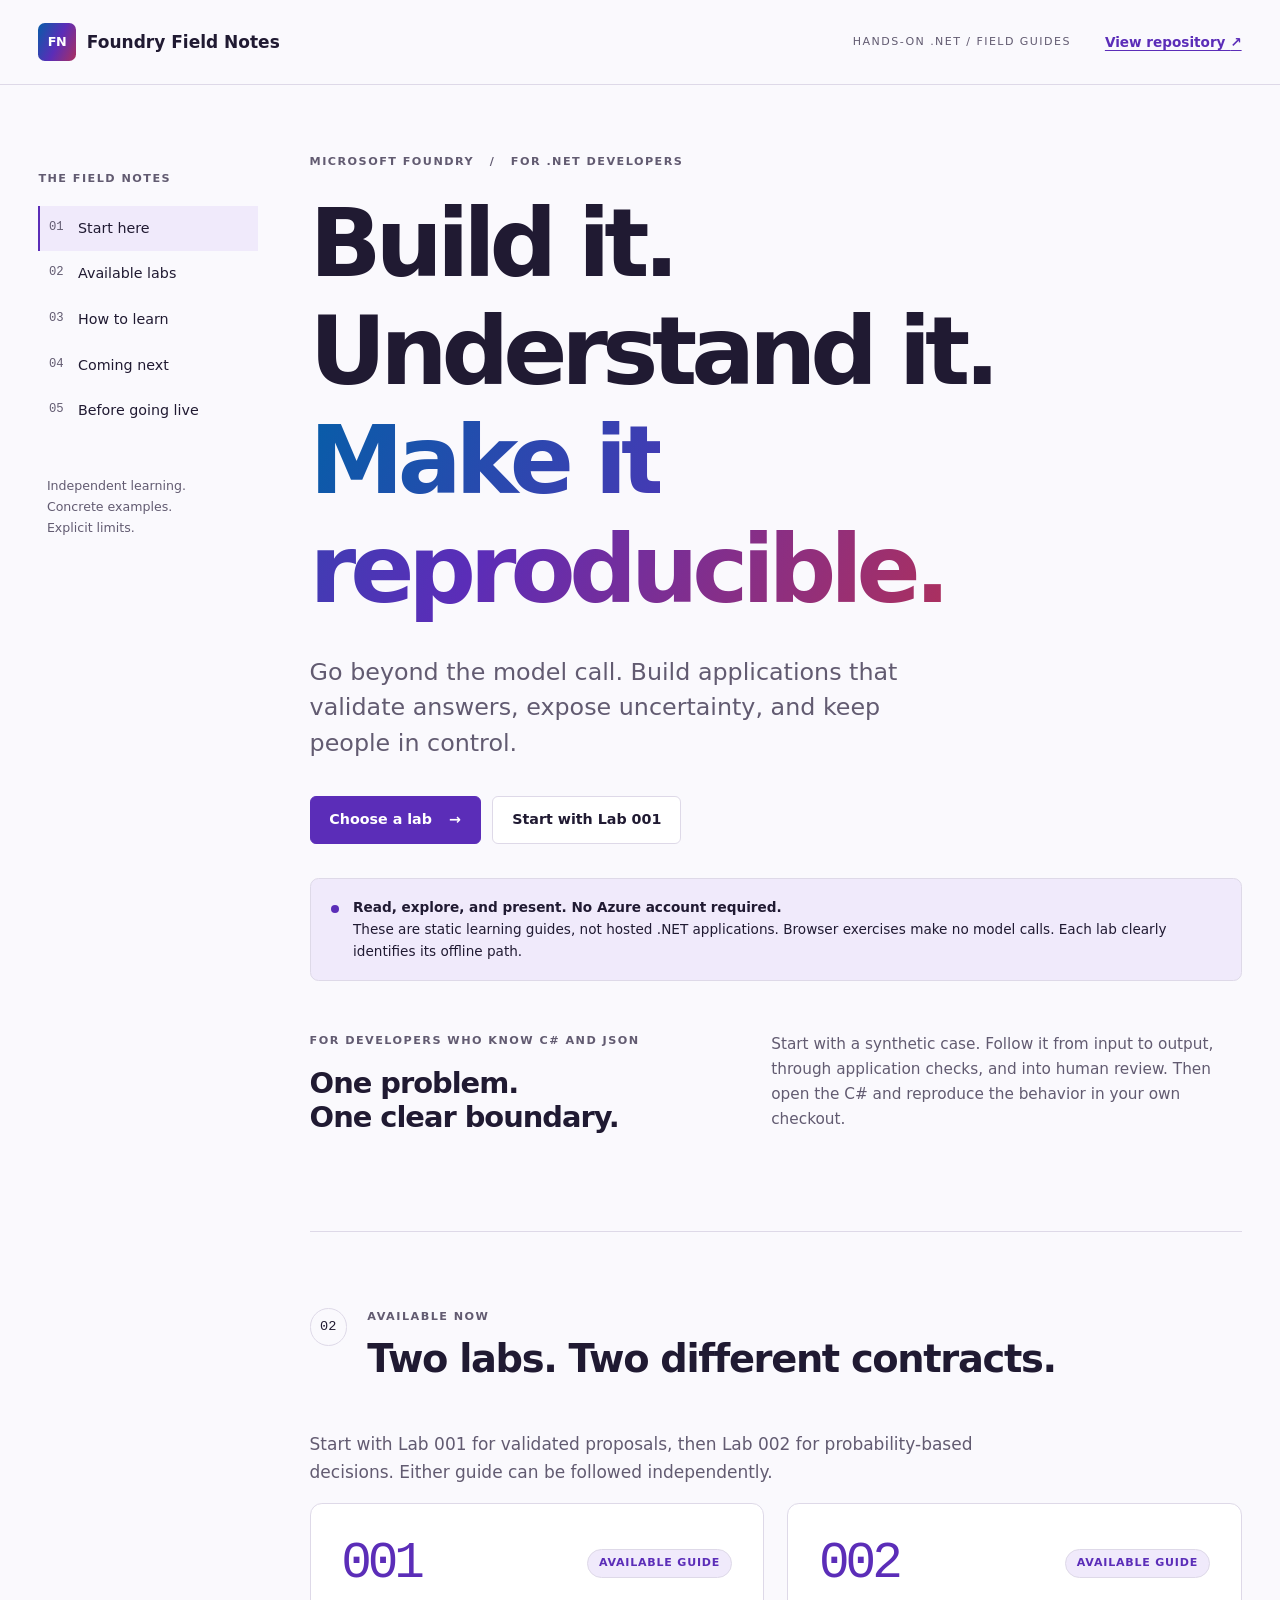
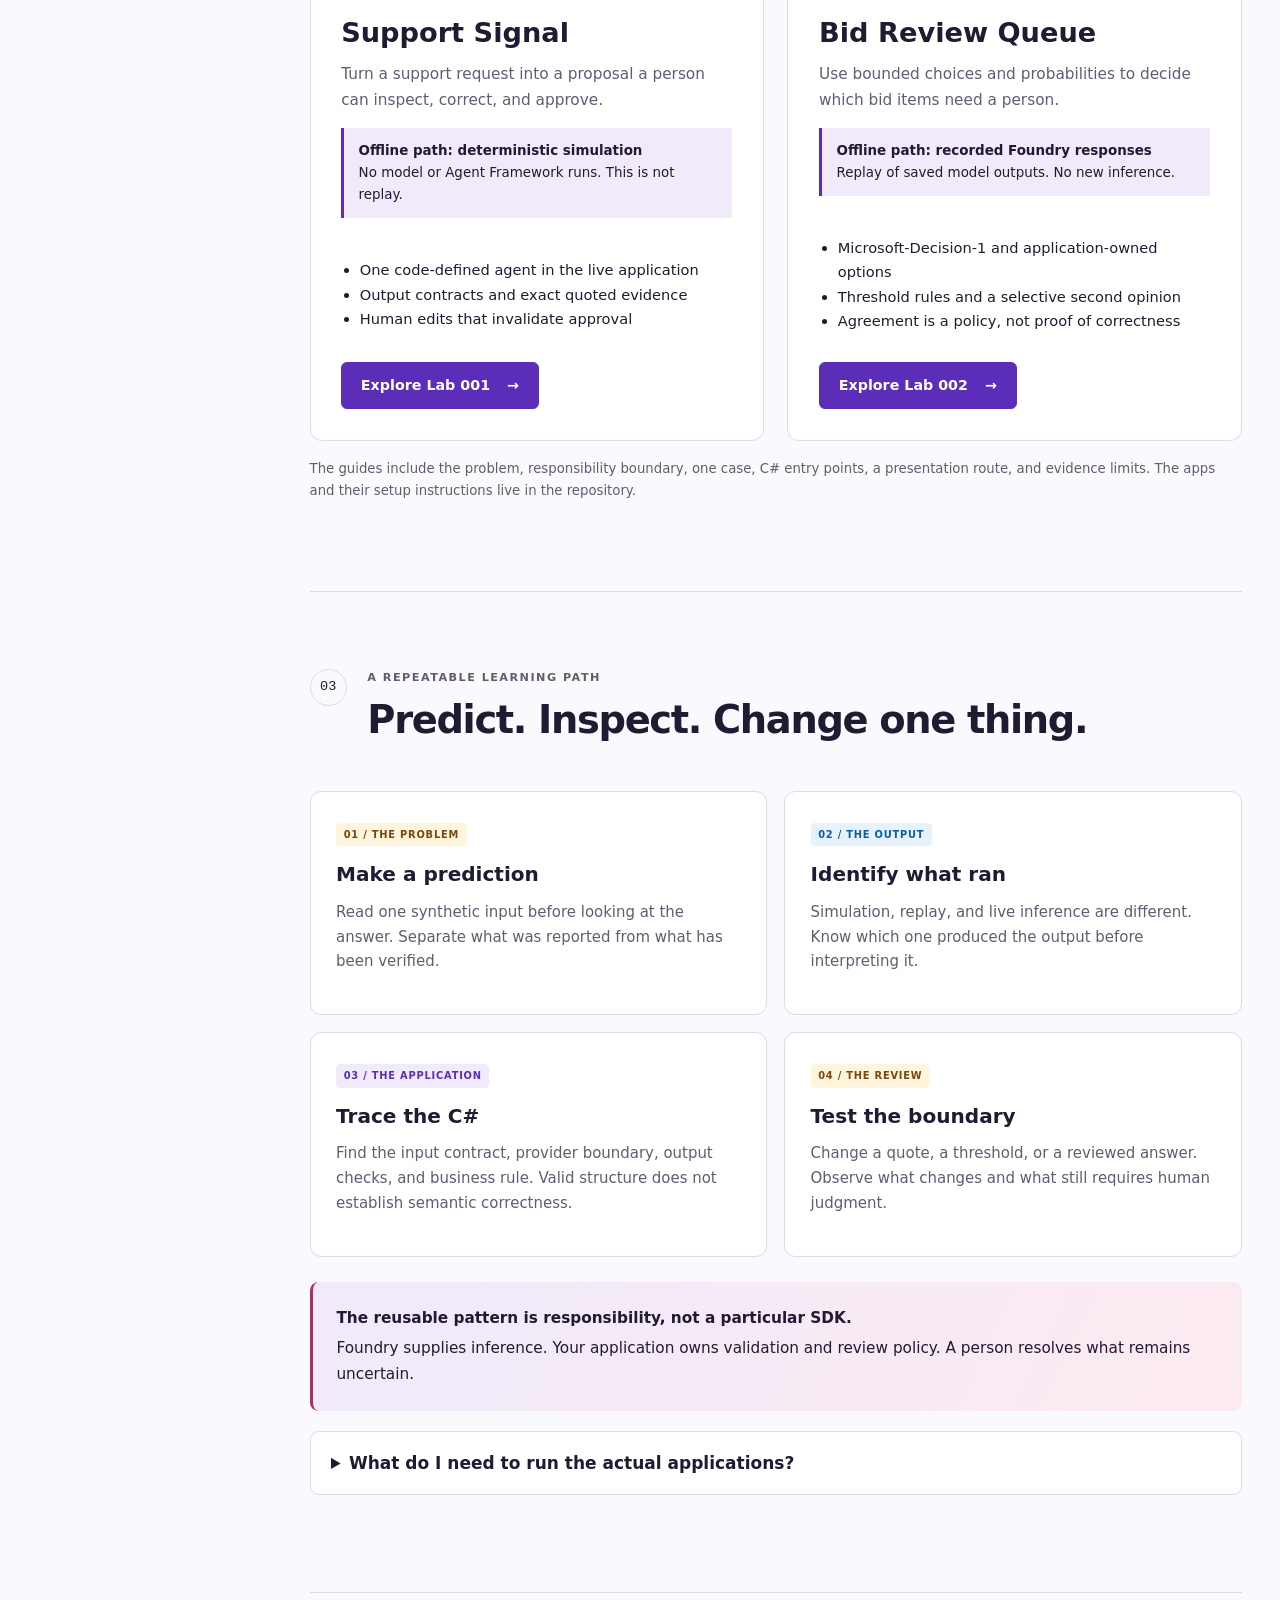
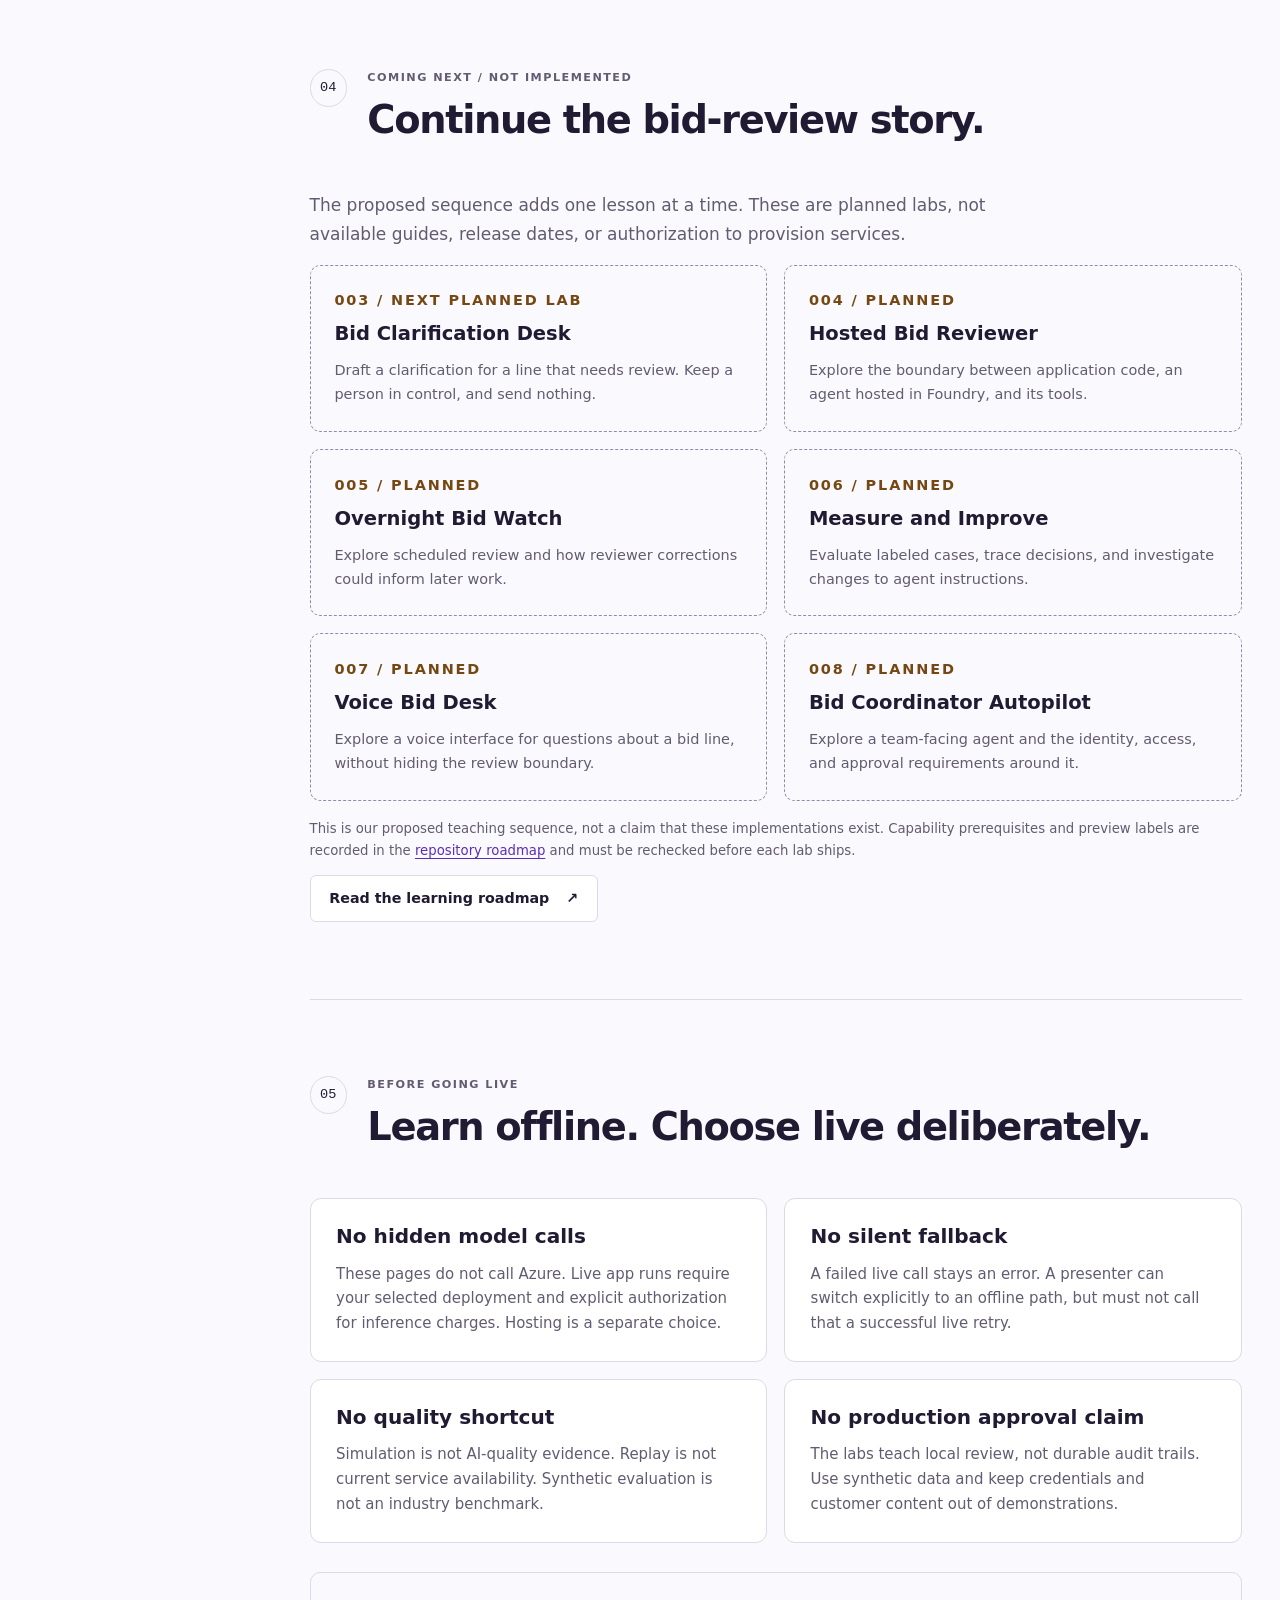
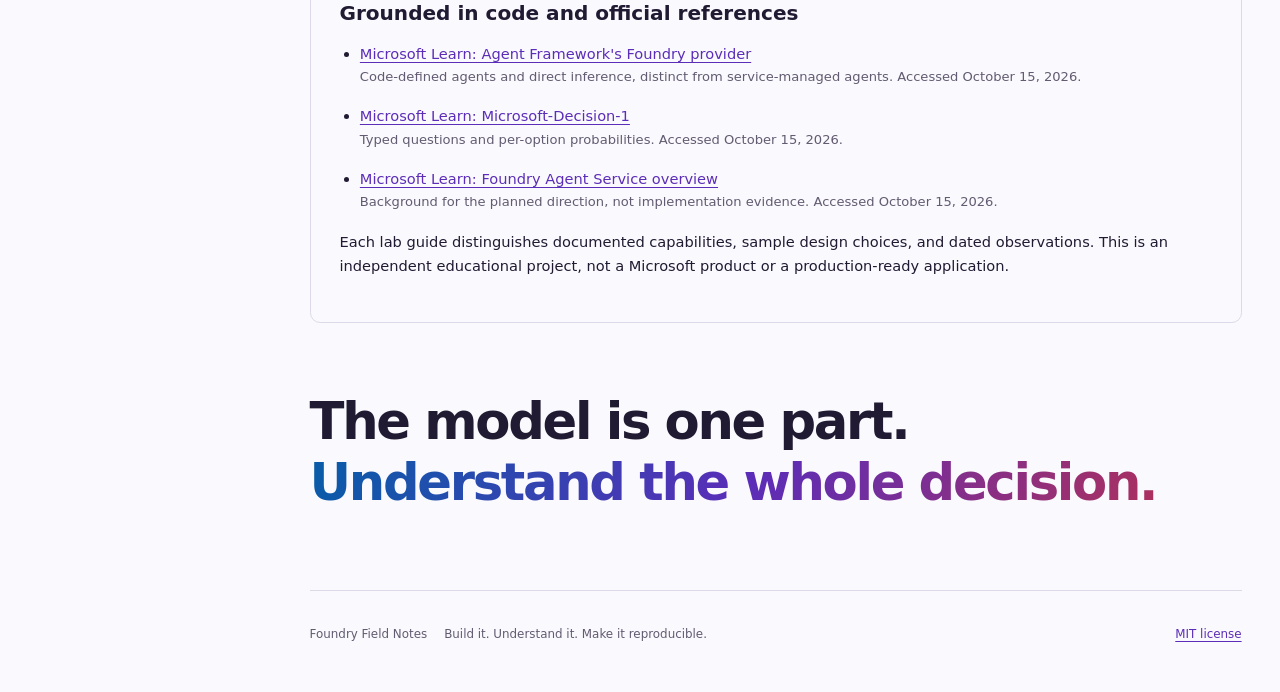
<file: docs/site/index.html>
<!doctype html>
<html lang="en-US">
<head>
  <meta charset="utf-8">
  <meta name="viewport" content="width=device-width, initial-scale=1">
  <meta name="description" content="Hands-on .NET field guides for reviewable AI applications with Microsoft Foundry. Explore two labs without Azure and see what is planned next.">
  <meta http-equiv="Content-Security-Policy" content="default-src 'none'; script-src 'self'; style-src 'self'; img-src 'self'; connect-src 'none'; base-uri 'none'; form-action 'none'">
  <title>Build it. Understand it. | Foundry Field Notes</title>
  <link rel="stylesheet" href="./styles.css">
  <script src="./navigation.js" defer></script>
</head>
<body>
  <a class="skip-link" href="#main">Skip to content</a>
  <header class="site-header">
    <a class="brand" href="./index.html"><span class="brand-mark" aria-hidden="true">FN</span>Foundry Field Notes</a>
    <span class="header-label">HANDS-ON .NET / FIELD GUIDES</span>
    <a href="https://github.com/ppiova/foundry-field-notes-labs">View repository <span aria-hidden="true">&#8599;</span></a>
  </header>
  <div class="page-layout">
    <nav class="chapter-nav" aria-label="Portal sections">
      <p class="eyebrow">THE FIELD NOTES</p>
      <a href="#start"><span>01</span> Start here</a>
      <a href="#labs"><span>02</span> Available labs</a>
      <a href="#approach"><span>03</span> How to learn</a>
      <a href="#next"><span>04</span> Coming next</a>
      <a href="#boundaries"><span>05</span> Before going live</a>
      <p class="nav-note">Independent learning.<br>Concrete examples.<br>Explicit limits.</p>
    </nav>
    <main id="main">
      <section class="hero" id="start" aria-labelledby="hero-title">
        <p class="eyebrow">MICROSOFT FOUNDRY <span class="divider">/</span> FOR .NET DEVELOPERS</p>
        <h1 id="hero-title">Build it.<br>Understand it.<br><em>Make it reproducible.</em></h1>
        <p class="lead">Go beyond the model call. Build applications that validate answers, expose uncertainty, and keep people in control.</p>
        <div class="hero-actions"><a class="button primary" href="#labs">Choose a lab <span aria-hidden="true">&#8594;</span></a><a class="button secondary" href="./labs/001/index.html">Start with Lab 001</a></div>
        <div class="mode-banner"><span class="status-dot" aria-hidden="true"></span><div><strong>Read, explore, and present. No Azure account required.</strong><br>These are static learning guides, not hosted .NET applications. Browser exercises make no model calls. Each lab clearly identifies its offline path.</div></div>
        <div class="problem-grid"><div><p class="eyebrow">FOR DEVELOPERS WHO KNOW C# AND JSON</p><h2>One problem.<br>One clear boundary.</h2></div><p>Start with a synthetic case. Follow it from input to output, through application checks, and into human review. Then open the C# and reproduce the behavior in your own checkout.</p></div>
      </section>

      <section id="labs" aria-labelledby="labs-title">
        <div class="section-heading"><span class="section-number">02</span><div><p class="eyebrow">AVAILABLE NOW</p><h2 id="labs-title">Two labs. Two different contracts.</h2></div></div>
        <p class="catalog-intro">Start with Lab 001 for validated proposals, then Lab 002 for probability-based decisions. Either guide can be followed independently.</p>
        <div class="catalog-grid">
          <article class="lab-card" data-lab="001" data-status="available">
            <div class="card-top"><span class="lab-number">001</span><span class="availability">AVAILABLE GUIDE</span></div>
            <h3>Support Signal</h3>
            <p>Turn a support request into a proposal a person can inspect, correct, and approve.</p>
            <div class="mode-label"><strong>Offline path: deterministic simulation</strong>No model or Agent Framework runs. This is not replay.</div>
            <ul><li>One code-defined agent in the live application</li><li>Output contracts and exact quoted evidence</li><li>Human edits that invalidate approval</li></ul>
            <a class="button primary" href="./labs/001/index.html">Explore Lab 001 <span aria-hidden="true">&#8594;</span></a>
          </article>
          <article class="lab-card" data-lab="002" data-status="available">
            <div class="card-top"><span class="lab-number">002</span><span class="availability">AVAILABLE GUIDE</span></div>
            <h3>Bid Review Queue</h3>
            <p>Use bounded choices and probabilities to decide which bid items need a person.</p>
            <div class="mode-label"><strong>Offline path: recorded Foundry responses</strong>Replay of saved model outputs. No new inference.</div>
            <ul><li>Microsoft-Decision-1 and application-owned options</li><li>Threshold rules and a selective second opinion</li><li>Agreement is a policy, not proof of correctness</li></ul>
            <a class="button primary" href="./labs/002/index.html">Explore Lab 002 <span aria-hidden="true">&#8594;</span></a>
          </article>
        </div>
        <p class="caption">The guides include the problem, responsibility boundary, one case, C# entry points, a presentation route, and evidence limits. The apps and their setup instructions live in the repository.</p>
      </section>

      <section id="approach" aria-labelledby="approach-title">
        <div class="section-heading"><span class="section-number">03</span><div><p class="eyebrow">A REPEATABLE LEARNING PATH</p><h2 id="approach-title">Predict. Inspect. Change one thing.</h2></div></div>
        <div class="flow-grid">
          <article class="flow-card"><span class="owner person">01 / THE PROBLEM</span><h3>Make a prediction</h3><p>Read one synthetic input before looking at the answer. Separate what was reported from what has been verified.</p></article>
          <article class="flow-card"><span class="owner model">02 / THE OUTPUT</span><h3>Identify what ran</h3><p>Simulation, replay, and live inference are different. Know which one produced the output before interpreting it.</p></article>
          <article class="flow-card"><span class="owner app">03 / THE APPLICATION</span><h3>Trace the C#</h3><p>Find the input contract, provider boundary, output checks, and business rule. Valid structure does not establish semantic correctness.</p></article>
          <article class="flow-card"><span class="owner person">04 / THE REVIEW</span><h3>Test the boundary</h3><p>Change a quote, a threshold, or a reviewed answer. Observe what changes and what still requires human judgment.</p></article>
        </div>
        <aside class="takeaway"><strong>The reusable pattern is responsibility, not a particular SDK.</strong> Foundry supplies inference. Your application owns validation and review policy. A person resolves what remains uncertain.</aside>
        <details><summary>What do I need to run the actual applications?</summary><p>The website itself needs only a browser. The .NET apps need Git, PowerShell 7, and the exact SDK in <code>global.json</code>: <strong>.NET 11 RC1</strong>. The Lab 001 Foundry connector and Lab 002 decision model are treated as preview in this snapshot.</p><pre tabindex="0" aria-label="PowerShell offline startup commands"><code>.\scripts\Test-Prerequisites.ps1
.\Start-Demo.ps1 -Lab 1 -Offline
# Or, in a separate terminal:
.\Start-Demo.ps1 -Lab 2 -Offline</code></pre><p>Lab 001 opens at <code>http://localhost:5187</code>; Lab 002 at <code>http://localhost:5190</code>. Package restore can require internet even in offline mode. Stop each server with Ctrl+C.</p><a href="https://github.com/ppiova/foundry-field-notes-labs#quickstart">Full prerequisites and quickstart</a></details>
      </section>

      <section id="next" aria-labelledby="next-title">
        <div class="section-heading"><span class="section-number">04</span><div><p class="eyebrow">COMING NEXT / NOT IMPLEMENTED</p><h2 id="next-title">Continue the bid-review story.</h2></div></div>
        <p class="catalog-intro">The proposed sequence adds one lesson at a time. These are planned labs, not available guides, release dates, or authorization to provision services.</p>
        <div class="roadmap-grid">
          <article class="roadmap-card" data-lab="003" data-status="planned"><p class="eyebrow">003 / NEXT PLANNED LAB</p><h3>Bid Clarification Desk</h3><p>Draft a clarification for a line that needs review. Keep a person in control, and send nothing.</p></article>
          <article class="roadmap-card" data-lab="004" data-status="planned"><p class="eyebrow">004 / PLANNED</p><h3>Hosted Bid Reviewer</h3><p>Explore the boundary between application code, an agent hosted in Foundry, and its tools.</p></article>
          <article class="roadmap-card" data-lab="005" data-status="planned"><p class="eyebrow">005 / PLANNED</p><h3>Overnight Bid Watch</h3><p>Explore scheduled review and how reviewer corrections could inform later work.</p></article>
          <article class="roadmap-card" data-lab="006" data-status="planned"><p class="eyebrow">006 / PLANNED</p><h3>Measure and Improve</h3><p>Evaluate labeled cases, trace decisions, and investigate changes to agent instructions.</p></article>
          <article class="roadmap-card" data-lab="007" data-status="planned"><p class="eyebrow">007 / PLANNED</p><h3>Voice Bid Desk</h3><p>Explore a voice interface for questions about a bid line, without hiding the review boundary.</p></article>
          <article class="roadmap-card" data-lab="008" data-status="planned"><p class="eyebrow">008 / PLANNED</p><h3>Bid Coordinator Autopilot</h3><p>Explore a team-facing agent and the identity, access, and approval requirements around it.</p></article>
        </div>
        <p class="caption">This is our proposed teaching sequence, not a claim that these implementations exist. Capability prerequisites and preview labels are recorded in the <a href="https://github.com/ppiova/foundry-field-notes-labs#coming-soon">repository roadmap</a> and must be rechecked before each lab ships.</p>
        <a class="button secondary" href="https://github.com/ppiova/foundry-field-notes-labs/blob/main/docs/learning-roadmap.md">Read the learning roadmap <span aria-hidden="true">&#8599;</span></a>
      </section>

      <section id="boundaries" aria-labelledby="boundaries-title">
        <div class="section-heading"><span class="section-number">05</span><div><p class="eyebrow">BEFORE GOING LIVE</p><h2 id="boundaries-title">Learn offline. Choose live deliberately.</h2></div></div>
        <div class="limits-grid">
          <article><h3>No hidden model calls</h3><p>These pages do not call Azure. Live app runs require your selected deployment and explicit authorization for inference charges. Hosting is a separate choice.</p></article>
          <article><h3>No silent fallback</h3><p>A failed live call stays an error. A presenter can switch explicitly to an offline path, but must not call that a successful live retry.</p></article>
          <article><h3>No quality shortcut</h3><p>Simulation is not AI-quality evidence. Replay is not current service availability. Synthetic evaluation is not an industry benchmark.</p></article>
          <article><h3>No production approval claim</h3><p>The labs teach local review, not durable audit trails. Use synthetic data and keep credentials and customer content out of demonstrations.</p></article>
        </div>
        <div class="source-panel"><h3>Grounded in code and official references</h3><ul>
          <li><a href="https://learn.microsoft.com/en-us/agent-framework/integrations/by-component/model-providers/microsoft-foundry?wt.mc_id=AI-MVP-5004753">Microsoft Learn: Agent Framework's Foundry provider</a><span>Code-defined agents and direct inference, distinct from service-managed agents. Accessed October 15, 2026.</span></li>
          <li><a href="https://learn.microsoft.com/en-us/azure/foundry/foundry-models/how-to/use-foundry-models-microsoft-decision?wt.mc_id=AI-MVP-5004753">Microsoft Learn: Microsoft-Decision-1</a><span>Typed questions and per-option probabilities. Accessed October 15, 2026.</span></li>
          <li><a href="https://learn.microsoft.com/en-us/azure/foundry/agents/overview?wt.mc_id=AI-MVP-5004753">Microsoft Learn: Foundry Agent Service overview</a><span>Background for the planned direction, not implementation evidence. Accessed October 15, 2026.</span></li>
        </ul><p>Each lab guide distinguishes documented capabilities, sample design choices, and dated observations. This is an independent educational project, not a Microsoft product or a production-ready application.</p></div>
        <p class="closing">The model is one part.<br><em>Understand the whole decision.</em></p>
      </section>
      <footer><span>Foundry Field Notes</span><p>Build it. Understand it. Make it reproducible.</p><a href="https://github.com/ppiova/foundry-field-notes-labs/blob/main/LICENSE">MIT license</a></footer>
    </main>
  </div>
</body>
</html>
</file>
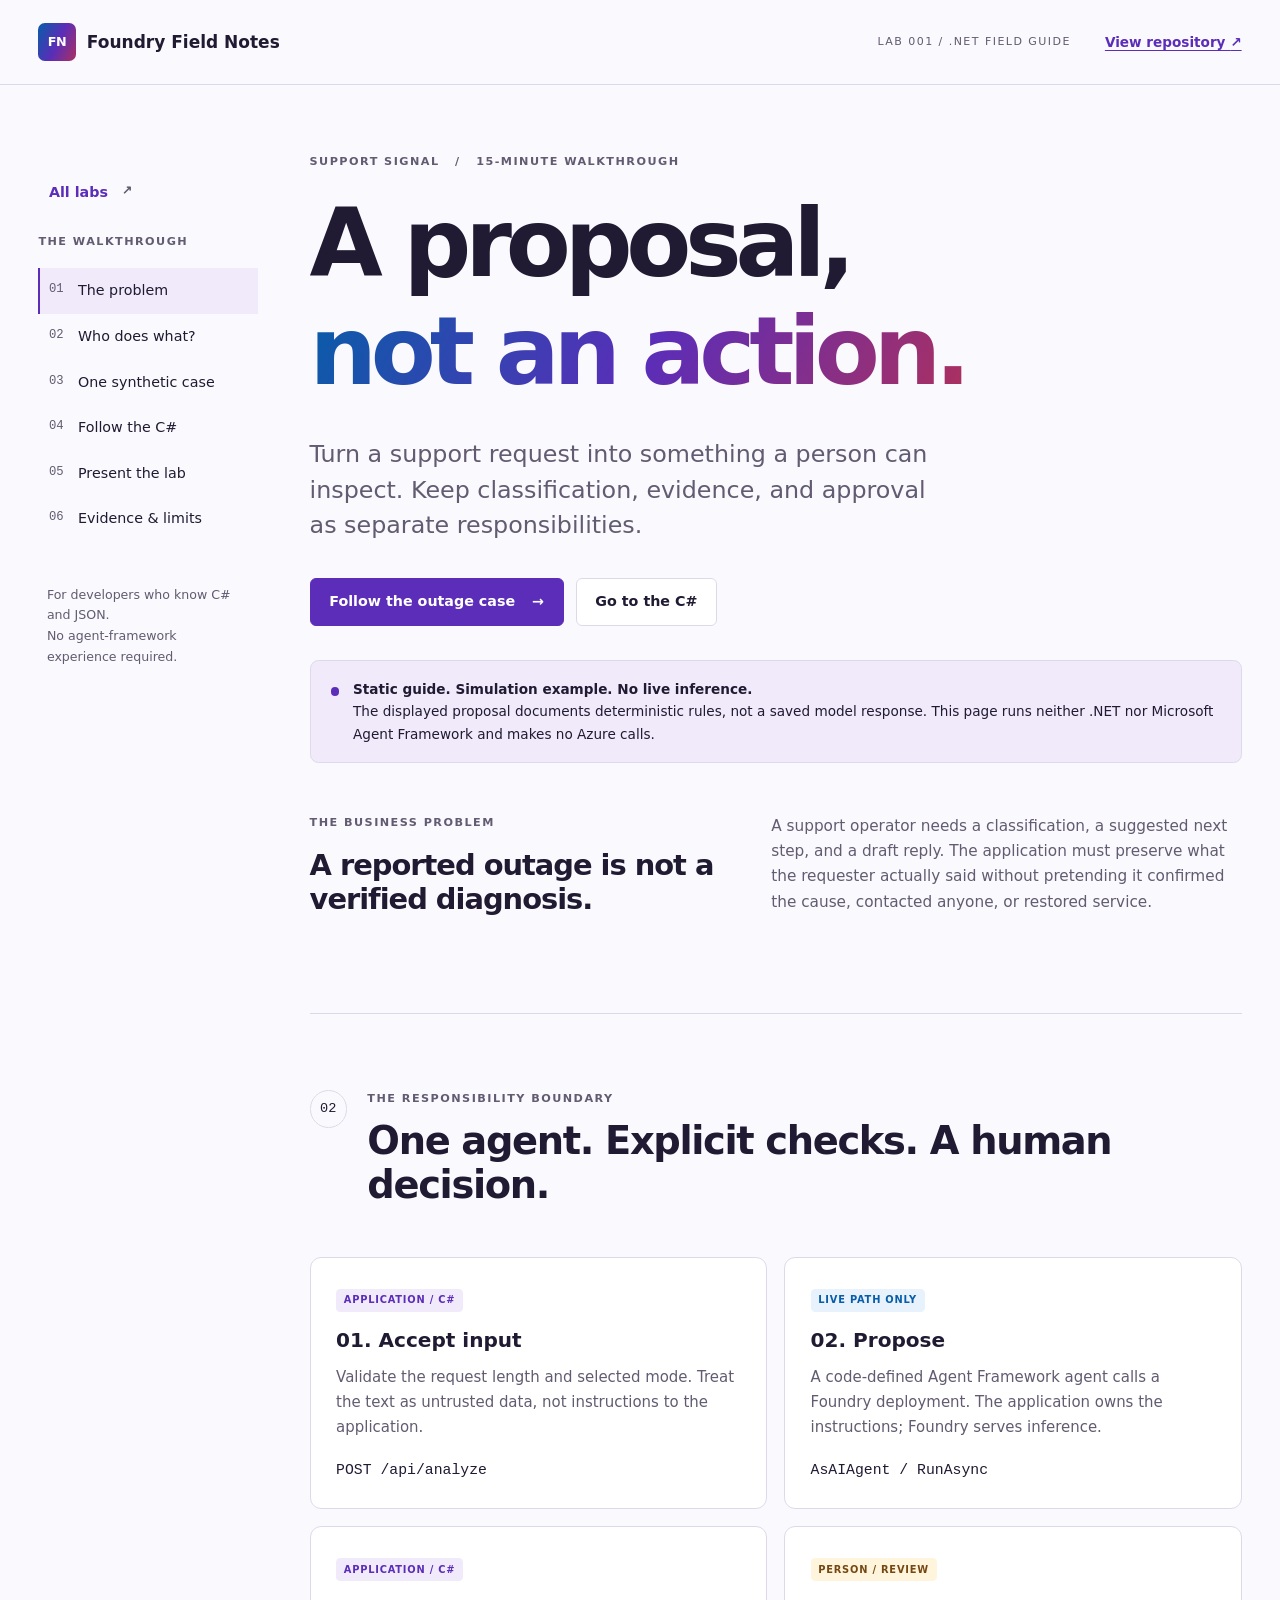
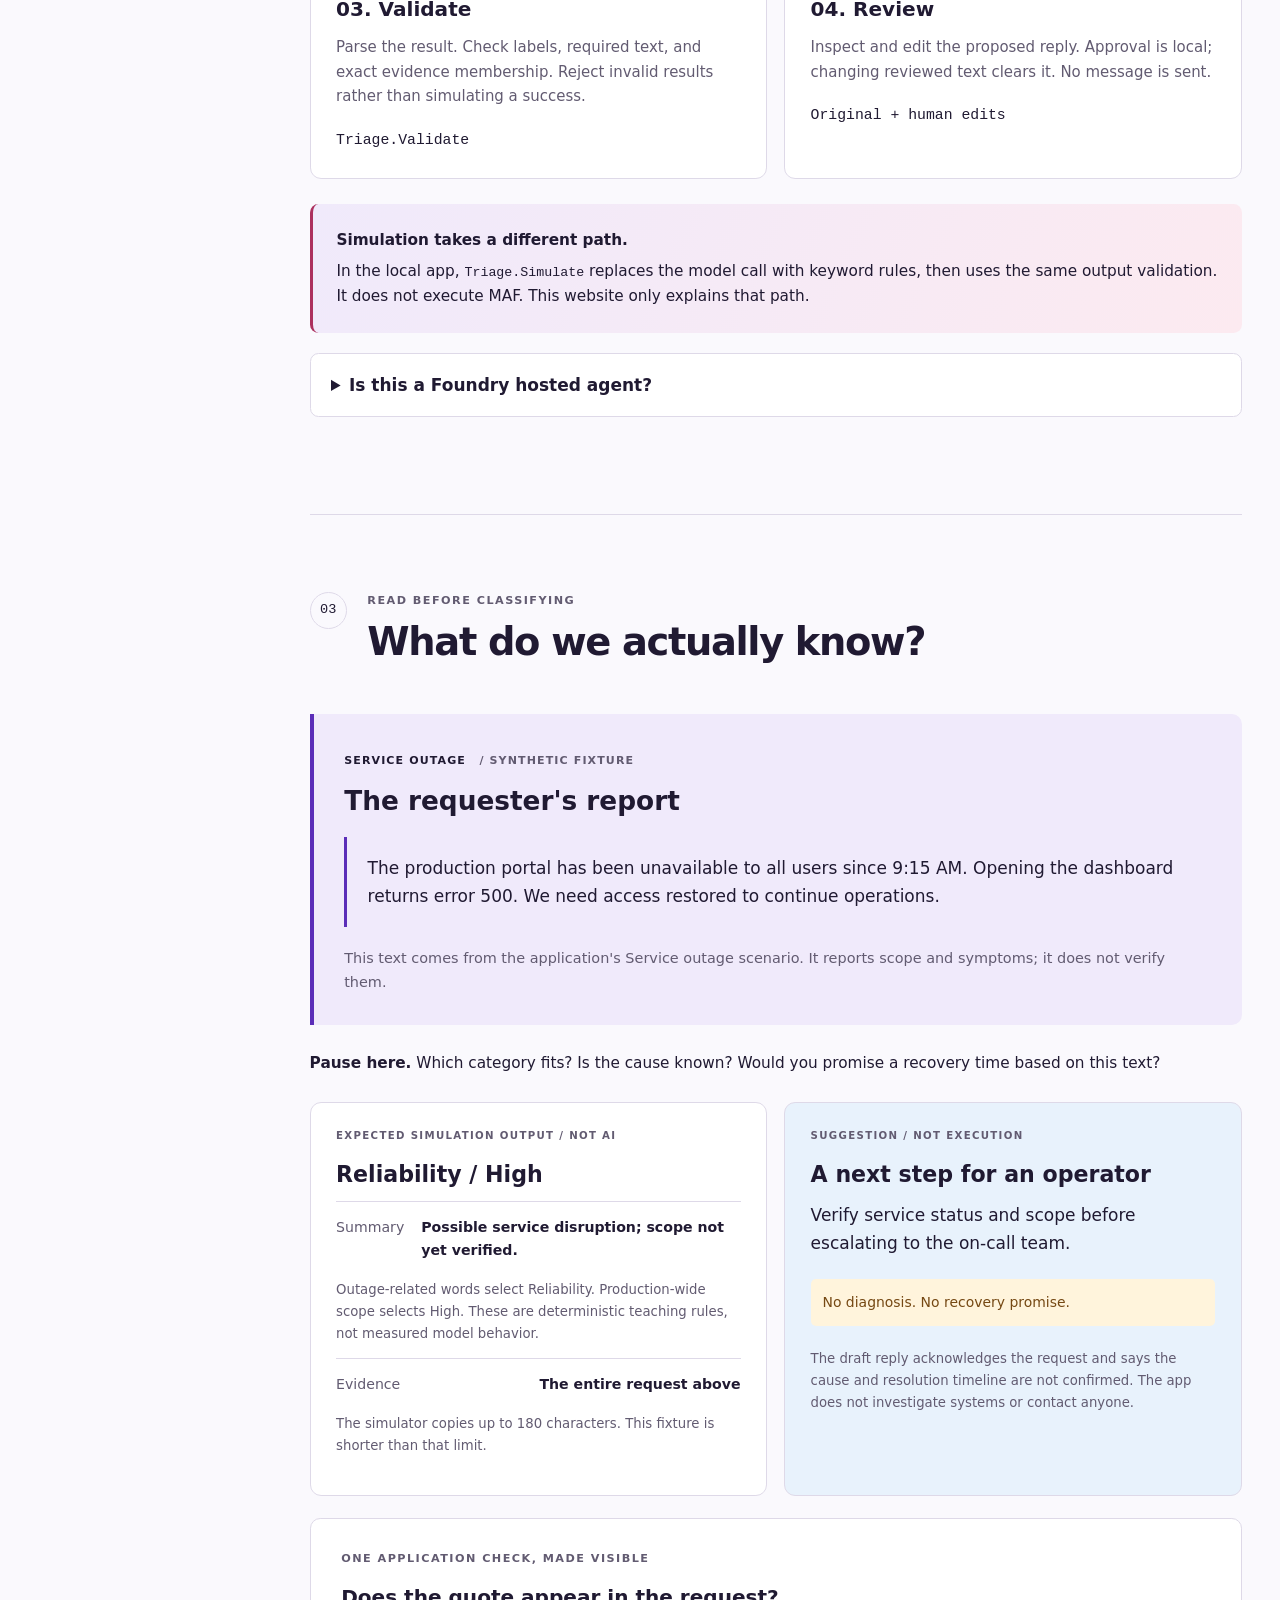
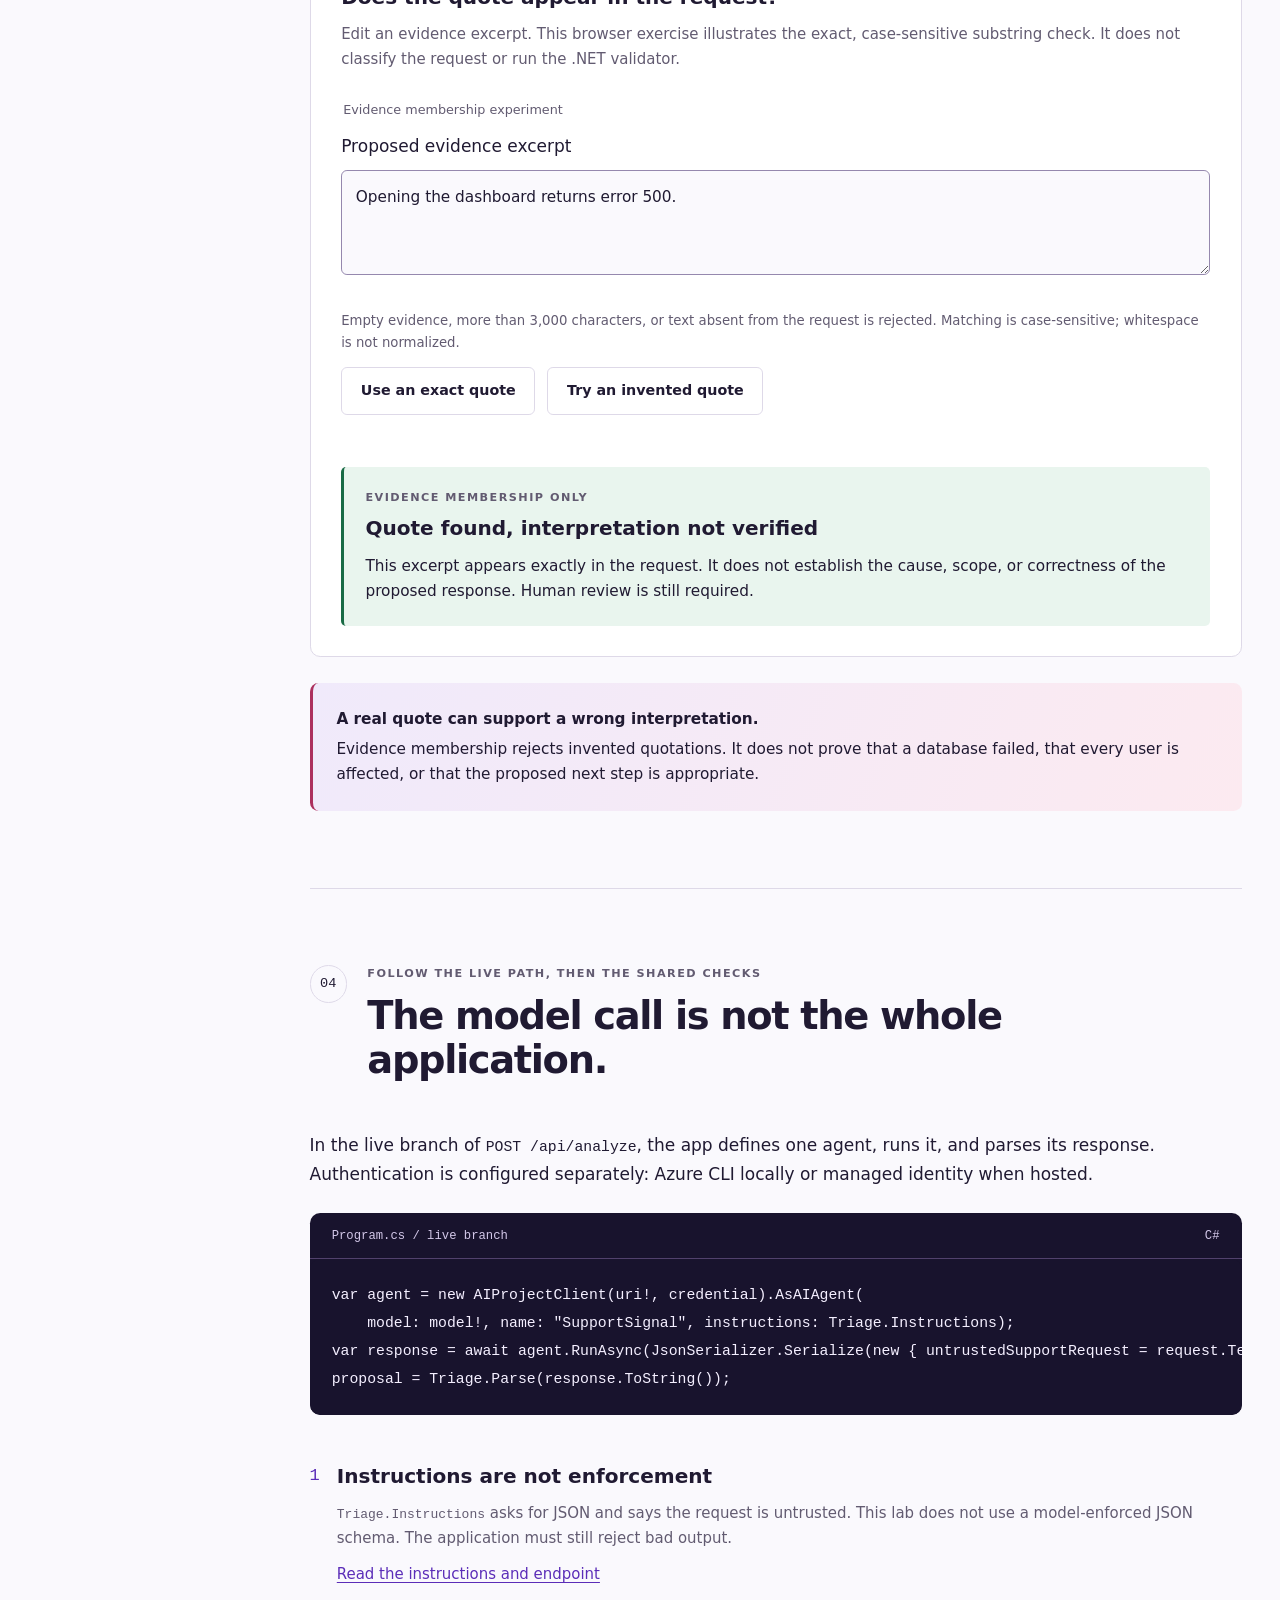
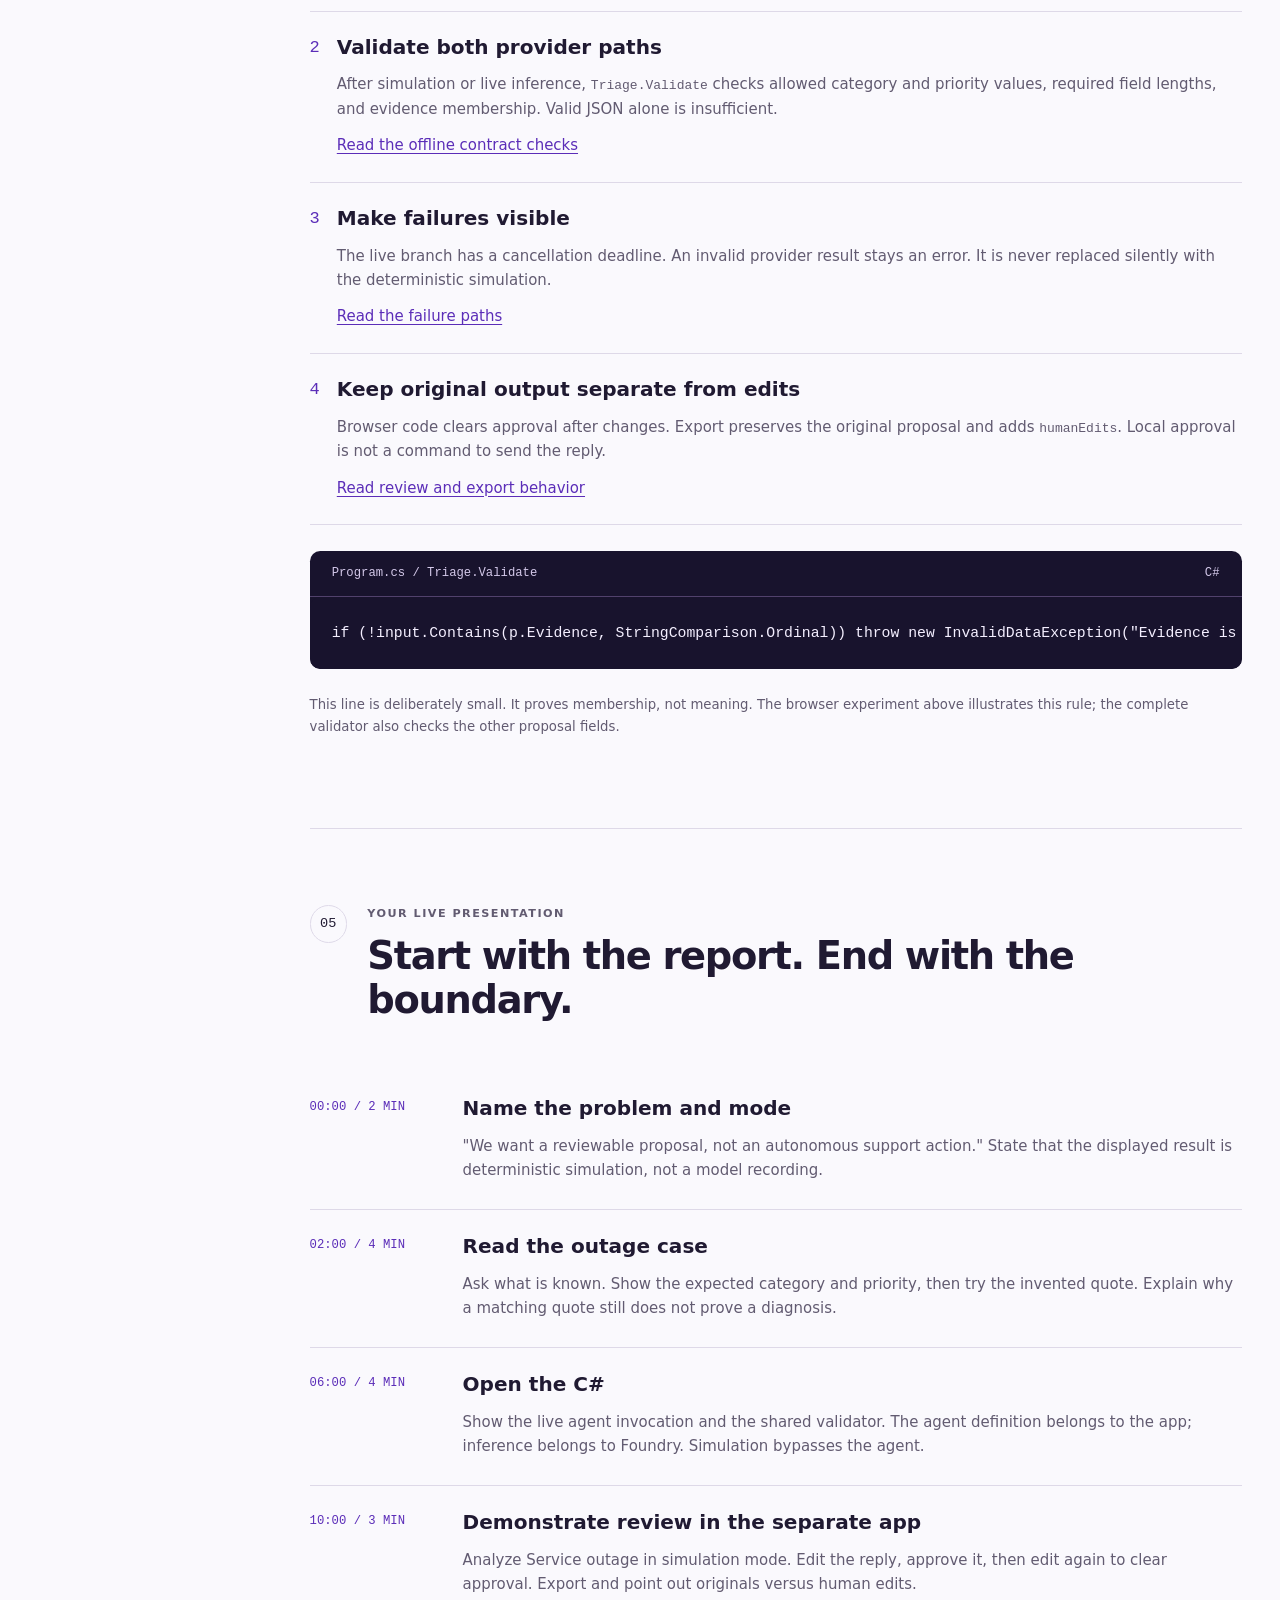
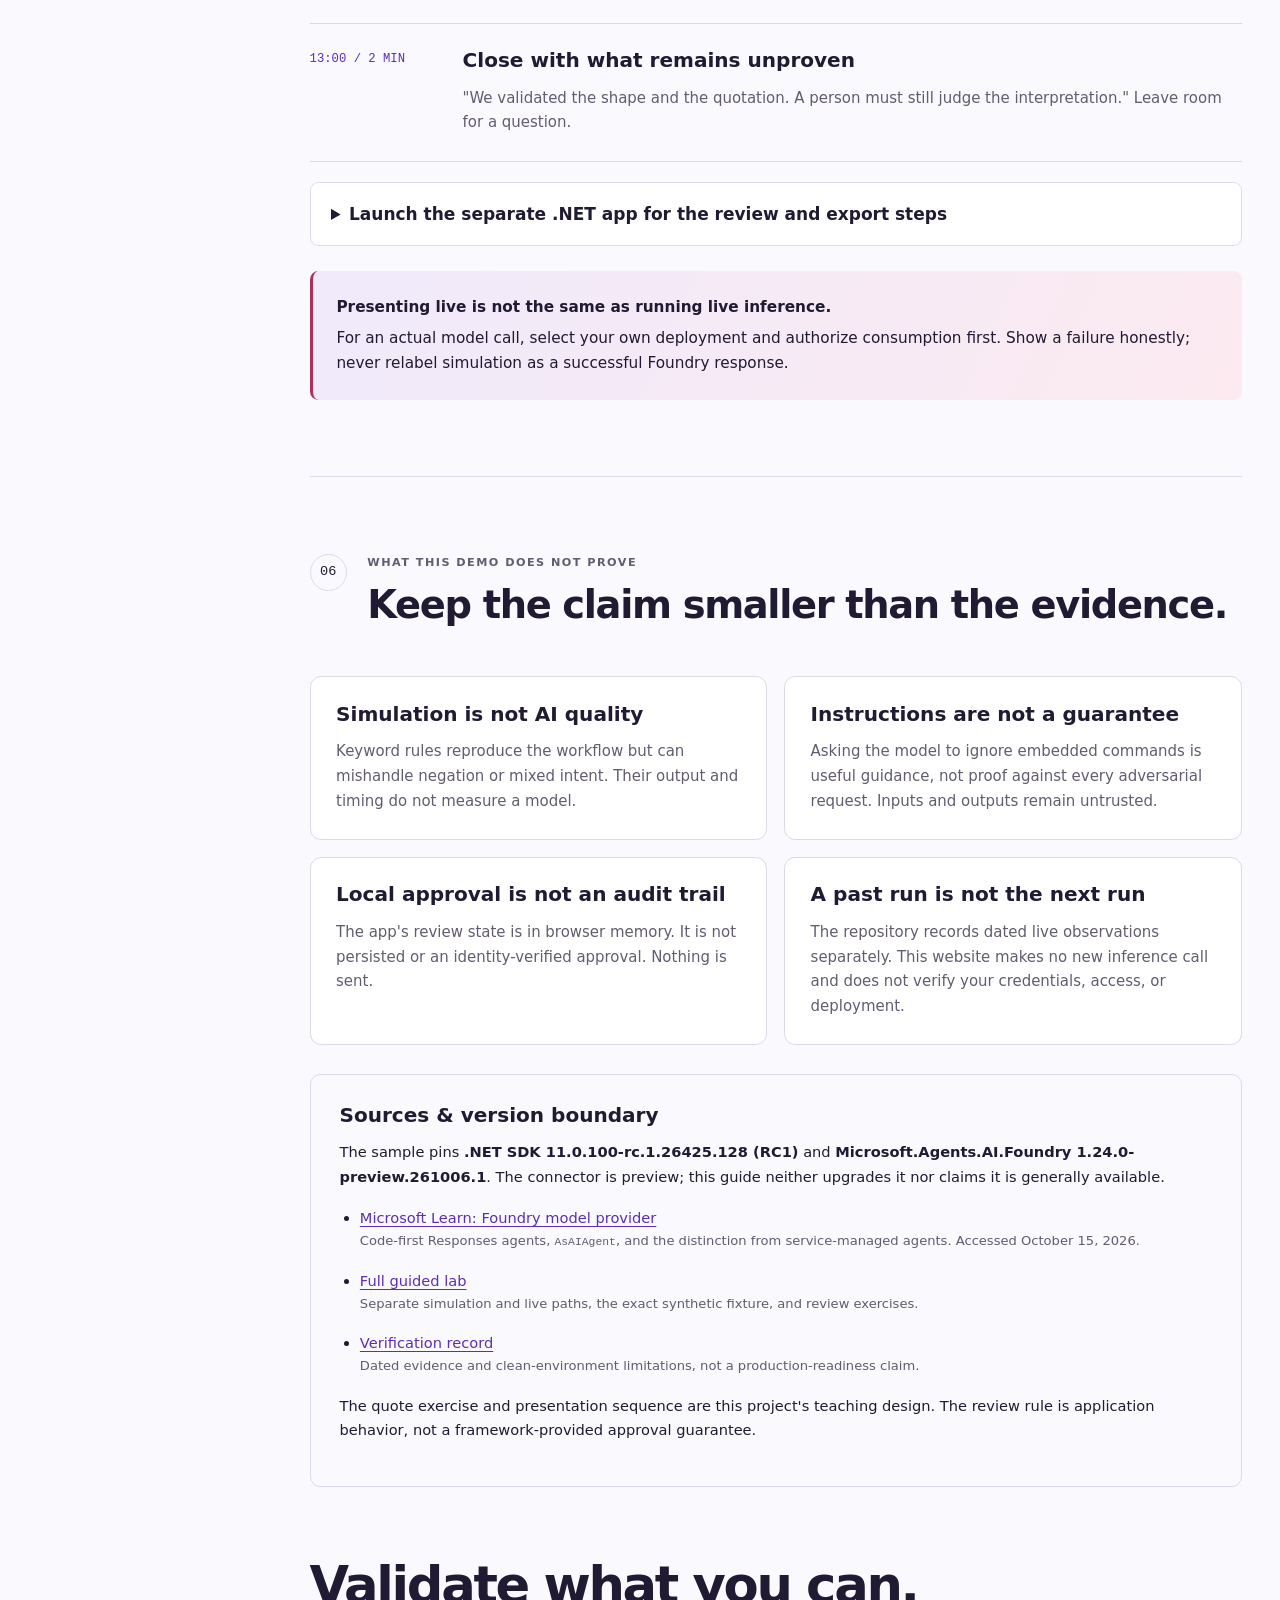
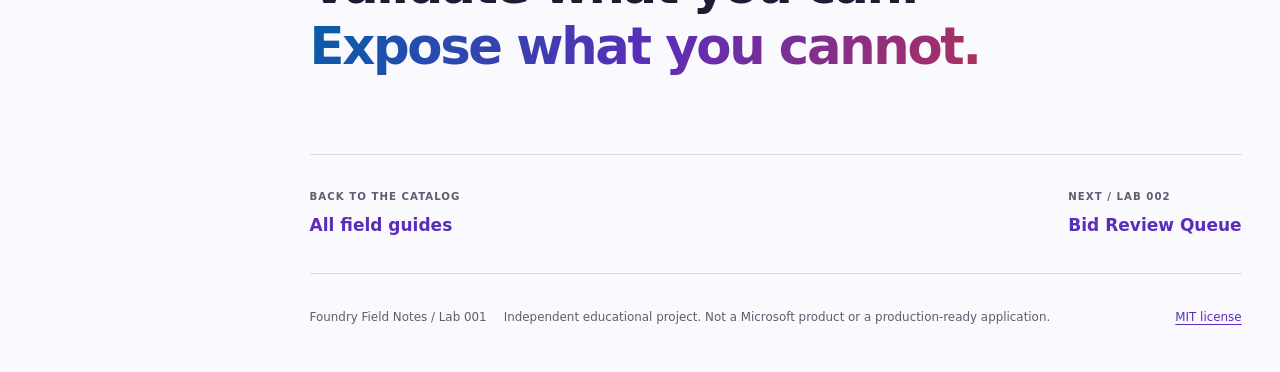
<file: docs/site/labs/001/index.html>
<!doctype html>
<html lang="en-US">
<head>
  <meta charset="utf-8">
  <meta name="viewport" content="width=device-width, initial-scale=1">
  <meta name="description" content="Follow a synthetic support request through a code-defined .NET agent, application validation, and human review. A static guide with an explicitly simulated example.">
  <meta http-equiv="Content-Security-Policy" content="default-src 'none'; script-src 'self'; style-src 'self'; img-src 'self'; connect-src 'none'; base-uri 'none'; form-action 'none'">
  <title>A proposal, not an action | Foundry Field Notes</title>
  <link rel="stylesheet" href="../../styles.css">
  <script src="../../navigation.js" defer></script>
  <script src="./guide.js" defer></script>
</head>
<body>
  <a class="skip-link" href="#main">Skip to content</a>
  <header class="site-header">
    <a class="brand" href="../../index.html"><span class="brand-mark" aria-hidden="true">FN</span>Foundry Field Notes</a>
    <span class="header-label">LAB 001 / .NET FIELD GUIDE</span>
    <a href="https://github.com/ppiova/foundry-field-notes-labs">View repository <span aria-hidden="true">&#8599;</span></a>
  </header>
  <div class="page-layout">
    <nav class="chapter-nav" aria-label="Guide chapters">
      <a class="catalog-link" href="../../index.html">All labs <span aria-hidden="true">&#8599;</span></a>
      <p class="eyebrow">THE WALKTHROUGH</p>
      <a href="#problem"><span>01</span> The problem</a>
      <a href="#boundary"><span>02</span> Who does what?</a>
      <a href="#case"><span>03</span> One synthetic case</a>
      <a href="#code"><span>04</span> Follow the C#</a>
      <a href="#present"><span>05</span> Present the lab</a>
      <a href="#evidence"><span>06</span> Evidence &amp; limits</a>
      <p class="nav-note">For developers who know C# and JSON.<br>No agent-framework experience required.</p>
    </nav>
    <main id="main">
      <section class="hero" id="problem" aria-labelledby="hero-title">
        <p class="eyebrow">SUPPORT SIGNAL <span class="divider">/</span> 15-MINUTE WALKTHROUGH</p>
        <h1 id="hero-title">A proposal,<br><em>not an action.</em></h1>
        <p class="lead">Turn a support request into something a person can inspect. Keep classification, evidence, and approval as separate responsibilities.</p>
        <div class="hero-actions"><a class="button primary" href="#case">Follow the outage case <span aria-hidden="true">&#8594;</span></a><a class="button secondary" href="#code">Go to the C#</a></div>
        <div class="mode-banner"><span class="status-dot" aria-hidden="true"></span><div><strong>Static guide. Simulation example. No live inference.</strong><br>The displayed proposal documents deterministic rules, not a saved model response. This page runs neither .NET nor Microsoft Agent Framework and makes no Azure calls.</div></div>
        <div class="problem-grid"><div><p class="eyebrow">THE BUSINESS PROBLEM</p><h2>A reported outage is not a verified diagnosis.</h2></div><p>A support operator needs a classification, a suggested next step, and a draft reply. The application must preserve what the requester actually said without pretending it confirmed the cause, contacted anyone, or restored service.</p></div>
      </section>

      <section id="boundary" aria-labelledby="boundary-title">
        <div class="section-heading"><span class="section-number">02</span><div><p class="eyebrow">THE RESPONSIBILITY BOUNDARY</p><h2 id="boundary-title">One agent. Explicit checks. A human decision.</h2></div></div>
        <div class="flow-grid">
          <article class="flow-card"><span class="owner app">APPLICATION / C#</span><h3>01. Accept input</h3><p>Validate the request length and selected mode. Treat the text as untrusted data, not instructions to the application.</p><code>POST /api/analyze</code></article>
          <article class="flow-card"><span class="owner model">LIVE PATH ONLY</span><h3>02. Propose</h3><p>A code-defined Agent Framework agent calls a Foundry deployment. The application owns the instructions; Foundry serves inference.</p><code>AsAIAgent / RunAsync</code></article>
          <article class="flow-card"><span class="owner app">APPLICATION / C#</span><h3>03. Validate</h3><p>Parse the result. Check labels, required text, and exact evidence membership. Reject invalid results rather than simulating a success.</p><code>Triage.Validate</code></article>
          <article class="flow-card"><span class="owner person">PERSON / REVIEW</span><h3>04. Review</h3><p>Inspect and edit the proposed reply. Approval is local; changing reviewed text clears it. No message is sent.</p><code>Original + human edits</code></article>
        </div>
        <aside class="takeaway"><strong>Simulation takes a different path.</strong> In the local app, <code>Triage.Simulate</code> replaces the model call with keyword rules, then uses the same output validation. It does not execute MAF. This website only explains that path.</aside>
        <details><summary>Is this a Foundry hosted agent?</summary><p>No. In the live lab, <code>AIProjectClient.AsAIAgent</code> defines the agent in application code. It does not create a service-managed agent resource. The agent runs in the .NET application, with no tools or conversation memory in this sample. App Service hosting is optional and separate from model inference.</p><p>Direct model inference would also solve this one-shot task. The framework provides a small agent boundary for learning; multiple agents would not improve the explanation.</p></details>
      </section>

      <section id="case" aria-labelledby="case-title">
        <div class="section-heading"><span class="section-number">03</span><div><p class="eyebrow">READ BEFORE CLASSIFYING</p><h2 id="case-title">What do we actually know?</h2></div></div>
        <div class="case-input"><span class="item-id">SERVICE OUTAGE <span>/ SYNTHETIC FIXTURE</span></span><h3>The requester's report</h3><blockquote id="support-request">The production portal has been unavailable to all users since 9:15 AM. Opening the dashboard returns error 500. We need access restored to continue operations.</blockquote><p>This text comes from the application's Service outage scenario. It reports scope and symptoms; it does not verify them.</p></div>
        <p class="prediction"><strong>Pause here.</strong> Which category fits? Is the cause known? Would you promise a recovery time based on this text?</p>
        <div class="comparison-grid">
          <article class="recorded-card"><p class="eyebrow">EXPECTED SIMULATION OUTPUT / NOT AI</p><h3>Reliability / High</h3><div class="answer-row"><span>Summary</span><strong>Possible service disruption; scope not yet verified.</strong></div><p class="caption">Outage-related words select Reliability. Production-wide scope selects High. These are deterministic teaching rules, not measured model behavior.</p><div class="answer-row"><span>Evidence</span><strong>The entire request above</strong></div><p class="caption">The simulator copies up to 180 characters. This fixture is shorter than that limit.</p></article>
          <article class="recorded-card second"><p class="eyebrow">SUGGESTION / NOT EXECUTION</p><h3>A next step for an operator</h3><p>Verify service status and scope before escalating to the on-call team.</p><p class="disagreement">No diagnosis. No recovery promise.</p><p class="caption">The draft reply acknowledges the request and says the cause and resolution timeline are not confirmed. The app does not investigate systems or contact anyone.</p></article>
        </div>
        <div class="policy-lab">
          <div><p class="eyebrow">ONE APPLICATION CHECK, MADE VISIBLE</p><h3>Does the quote appear in the request?</h3><p>Edit an evidence excerpt. This browser exercise illustrates the exact, case-sensitive substring check. It does not classify the request or run the .NET validator.</p></div>
          <fieldset id="evidence-controls" disabled>
            <legend>Evidence membership experiment</legend>
            <label for="evidence-text">Proposed evidence excerpt</label>
            <textarea class="evidence-input" id="evidence-text" rows="3" maxlength="6000" aria-describedby="evidence-help">Opening the dashboard returns error 500.</textarea>
            <p id="evidence-help" class="caption">Empty evidence, more than 3,000 characters, or text absent from the request is rejected. Matching is case-sensitive; whitespace is not normalized.</p>
            <div class="example-buttons"><button class="button secondary" type="button" data-evidence="Opening the dashboard returns error 500.">Use an exact quote</button><button class="button secondary" type="button" data-evidence="The database is down.">Try an invented quote</button></div>
          </fieldset>
          <div class="route-result" id="evidence-result" role="status" aria-live="polite" aria-atomic="true"><span class="eyebrow">EVIDENCE MEMBERSHIP ONLY</span><h3 id="evidence-title">Quote found, interpretation not verified</h3><p id="evidence-reason">This excerpt appears exactly in the request. It does not establish the cause, scope, or correctness of the proposed response. Human review is still required.</p></div>
          <p class="error" id="experiment-error" role="alert" hidden></p>
          <noscript><p class="error">JavaScript is off. The explanation remains readable, but the quote experiment is unavailable.</p></noscript>
        </div>
        <aside class="takeaway"><strong>A real quote can support a wrong interpretation.</strong> Evidence membership rejects invented quotations. It does not prove that a database failed, that every user is affected, or that the proposed next step is appropriate.</aside>
      </section>

      <section id="code" aria-labelledby="code-title">
        <div class="section-heading"><span class="section-number">04</span><div><p class="eyebrow">FOLLOW THE LIVE PATH, THEN THE SHARED CHECKS</p><h2 id="code-title">The model call is not the whole application.</h2></div></div>
        <p>In the live branch of <code>POST /api/analyze</code>, the app defines one agent, runs it, and parses its response. Authentication is configured separately: Azure CLI locally or managed identity when hosted.</p>
        <div class="code-window"><div class="code-heading"><span>Program.cs / live branch</span><span>C#</span></div><pre tabindex="0" aria-label="C# agent invocation"><code data-source="Program.cs">var agent = new AIProjectClient(uri!, credential).AsAIAgent(
    model: model!, name: "SupportSignal", instructions: Triage.Instructions);
var response = await agent.RunAsync(JsonSerializer.Serialize(new { untrustedSupportRequest = request.Text }), cancellationToken: timeout.Token);
proposal = Triage.Parse(response.ToString());</code></pre></div>
        <div class="code-stops">
          <article><span class="stop-number">1</span><div><h3>Instructions are not enforcement</h3><p><code>Triage.Instructions</code> asks for JSON and says the request is untrusted. This lab does not use a model-enforced JSON schema. The application must still reject bad output.</p><a href="https://github.com/ppiova/foundry-field-notes-labs/blob/main/samples/01-support-signal/src/SupportSignal/Program.cs">Read the instructions and endpoint</a></div></article>
          <article><span class="stop-number">2</span><div><h3>Validate both provider paths</h3><p>After simulation or live inference, <code>Triage.Validate</code> checks allowed category and priority values, required field lengths, and evidence membership. Valid JSON alone is insufficient.</p><a href="https://github.com/ppiova/foundry-field-notes-labs/blob/main/samples/01-support-signal/tests/SupportSignal.Checks/Program.cs">Read the offline contract checks</a></div></article>
          <article><span class="stop-number">3</span><div><h3>Make failures visible</h3><p>The live branch has a cancellation deadline. An invalid provider result stays an error. It is never replaced silently with the deterministic simulation.</p><a href="https://github.com/ppiova/foundry-field-notes-labs/blob/main/samples/01-support-signal/docs/troubleshooting.md">Read the failure paths</a></div></article>
          <article><span class="stop-number">4</span><div><h3>Keep original output separate from edits</h3><p>Browser code clears approval after changes. Export preserves the original proposal and adds <code>humanEdits</code>. Local approval is not a command to send the reply.</p><a href="https://github.com/ppiova/foundry-field-notes-labs/blob/main/samples/01-support-signal/src/SupportSignal/wwwroot/app.js">Read review and export behavior</a></div></article>
        </div>
        <div class="code-window"><div class="code-heading"><span>Program.cs / Triage.Validate</span><span>C#</span></div><pre tabindex="0" aria-label="C# evidence membership check"><code data-source="Program.cs">if (!input.Contains(p.Evidence, StringComparison.Ordinal)) throw new InvalidDataException("Evidence is not in the request");</code></pre></div>
        <p class="caption">This line is deliberately small. It proves membership, not meaning. The browser experiment above illustrates this rule; the complete validator also checks the other proposal fields.</p>
      </section>

      <section id="present" aria-labelledby="present-title">
        <div class="section-heading"><span class="section-number">05</span><div><p class="eyebrow">YOUR LIVE PRESENTATION</p><h2 id="present-title">Start with the report. End with the boundary.</h2></div></div>
        <ol class="agenda">
          <li><span>00:00 / 2 MIN</span><div><h3>Name the problem and mode</h3><p>"We want a reviewable proposal, not an autonomous support action." State that the displayed result is deterministic simulation, not a model recording.</p></div></li>
          <li><span>02:00 / 4 MIN</span><div><h3>Read the outage case</h3><p>Ask what is known. Show the expected category and priority, then try the invented quote. Explain why a matching quote still does not prove a diagnosis.</p></div></li>
          <li><span>06:00 / 4 MIN</span><div><h3>Open the C#</h3><p>Show the live agent invocation and the shared validator. The agent definition belongs to the app; inference belongs to Foundry. Simulation bypasses the agent.</p></div></li>
          <li><span>10:00 / 3 MIN</span><div><h3>Demonstrate review in the separate app</h3><p>Analyze Service outage in simulation mode. Edit the reply, approve it, then edit again to clear approval. Export and point out originals versus human edits.</p></div></li>
          <li><span>13:00 / 2 MIN</span><div><h3>Close with what remains unproven</h3><p>"We validated the shape and the quotation. A person must still judge the interpretation." Leave room for a question.</p></div></li>
        </ol>
        <details><summary>Launch the separate .NET app for the review and export steps</summary><p>From the repository root, with PowerShell 7 and the exact SDK from <code>global.json</code> installed:</p><pre tabindex="0" aria-label="PowerShell Lab 001 startup"><code>.\scripts\Test-Prerequisites.ps1
.\Start-Demo.ps1 -Lab 1 -Offline</code></pre><p>Open <code>http://localhost:5187</code>. Select <strong>Service outage</strong> and <strong>Analyze request</strong>. Expect <strong>Reliability / Priority high</strong> with a simulation label. No model or MAF runs. Rehearse before the event so restore and compilation do not happen on stage.</p><p>Editing a reply or next step clears approval. Changing the input or mode clears the proposal. Reload loses browser state. Stop the server with Ctrl+C and remove exported synthetic JSON when no longer needed.</p><a href="https://github.com/ppiova/foundry-field-notes-labs/blob/main/samples/01-support-signal/README.md">Prerequisites, live setup, costs, and cleanup</a></details>
        <aside class="takeaway"><strong>Presenting live is not the same as running live inference.</strong> For an actual model call, select your own deployment and authorize consumption first. Show a failure honestly; never relabel simulation as a successful Foundry response.</aside>
      </section>

      <section id="evidence" aria-labelledby="evidence-title-heading">
        <div class="section-heading"><span class="section-number">06</span><div><p class="eyebrow">WHAT THIS DEMO DOES NOT PROVE</p><h2 id="evidence-title-heading">Keep the claim smaller than the evidence.</h2></div></div>
        <div class="limits-grid">
          <article><h3>Simulation is not AI quality</h3><p>Keyword rules reproduce the workflow but can mishandle negation or mixed intent. Their output and timing do not measure a model.</p></article>
          <article><h3>Instructions are not a guarantee</h3><p>Asking the model to ignore embedded commands is useful guidance, not proof against every adversarial request. Inputs and outputs remain untrusted.</p></article>
          <article><h3>Local approval is not an audit trail</h3><p>The app's review state is in browser memory. It is not persisted or an identity-verified approval. Nothing is sent.</p></article>
          <article><h3>A past run is not the next run</h3><p>The repository records dated live observations separately. This website makes no new inference call and does not verify your credentials, access, or deployment.</p></article>
        </div>
        <div class="source-panel"><h3>Sources &amp; version boundary</h3><p>The sample pins <strong>.NET SDK 11.0.100-rc.1.26425.128 (RC1)</strong> and <strong>Microsoft.Agents.AI.Foundry 1.24.0-preview.261006.1</strong>. The connector is preview; this guide neither upgrades it nor claims it is generally available.</p><ul>
          <li><a href="https://learn.microsoft.com/en-us/agent-framework/integrations/by-component/model-providers/microsoft-foundry?wt.mc_id=AI-MVP-5004753">Microsoft Learn: Foundry model provider</a><span>Code-first Responses agents, <code>AsAIAgent</code>, and the distinction from service-managed agents. Accessed October 15, 2026.</span></li>
          <li><a href="https://github.com/ppiova/foundry-field-notes-labs/blob/main/samples/01-support-signal/docs/guided-lab.md">Full guided lab</a><span>Separate simulation and live paths, the exact synthetic fixture, and review exercises.</span></li>
          <li><a href="https://github.com/ppiova/foundry-field-notes-labs/blob/main/samples/01-support-signal/docs/verification.md">Verification record</a><span>Dated evidence and clean-environment limitations, not a production-readiness claim.</span></li>
        </ul><p>The quote exercise and presentation sequence are this project's teaching design. The review rule is application behavior, not a framework-provided approval guarantee.</p></div>
        <p class="closing">Validate what you can.<br><em>Expose what you cannot.</em></p>
      </section>
      <nav class="lab-pagination" aria-label="Other labs"><a href="../../index.html"><span>BACK TO THE CATALOG</span>All field guides</a><a href="../002/index.html"><span>NEXT / LAB 002</span>Bid Review Queue</a></nav>
      <footer><span>Foundry Field Notes / Lab 001</span><p>Independent educational project. Not a Microsoft product or a production-ready application.</p><a href="https://github.com/ppiova/foundry-field-notes-labs/blob/main/LICENSE">MIT license</a></footer>
    </main>
  </div>
</body>
</html>
</file>
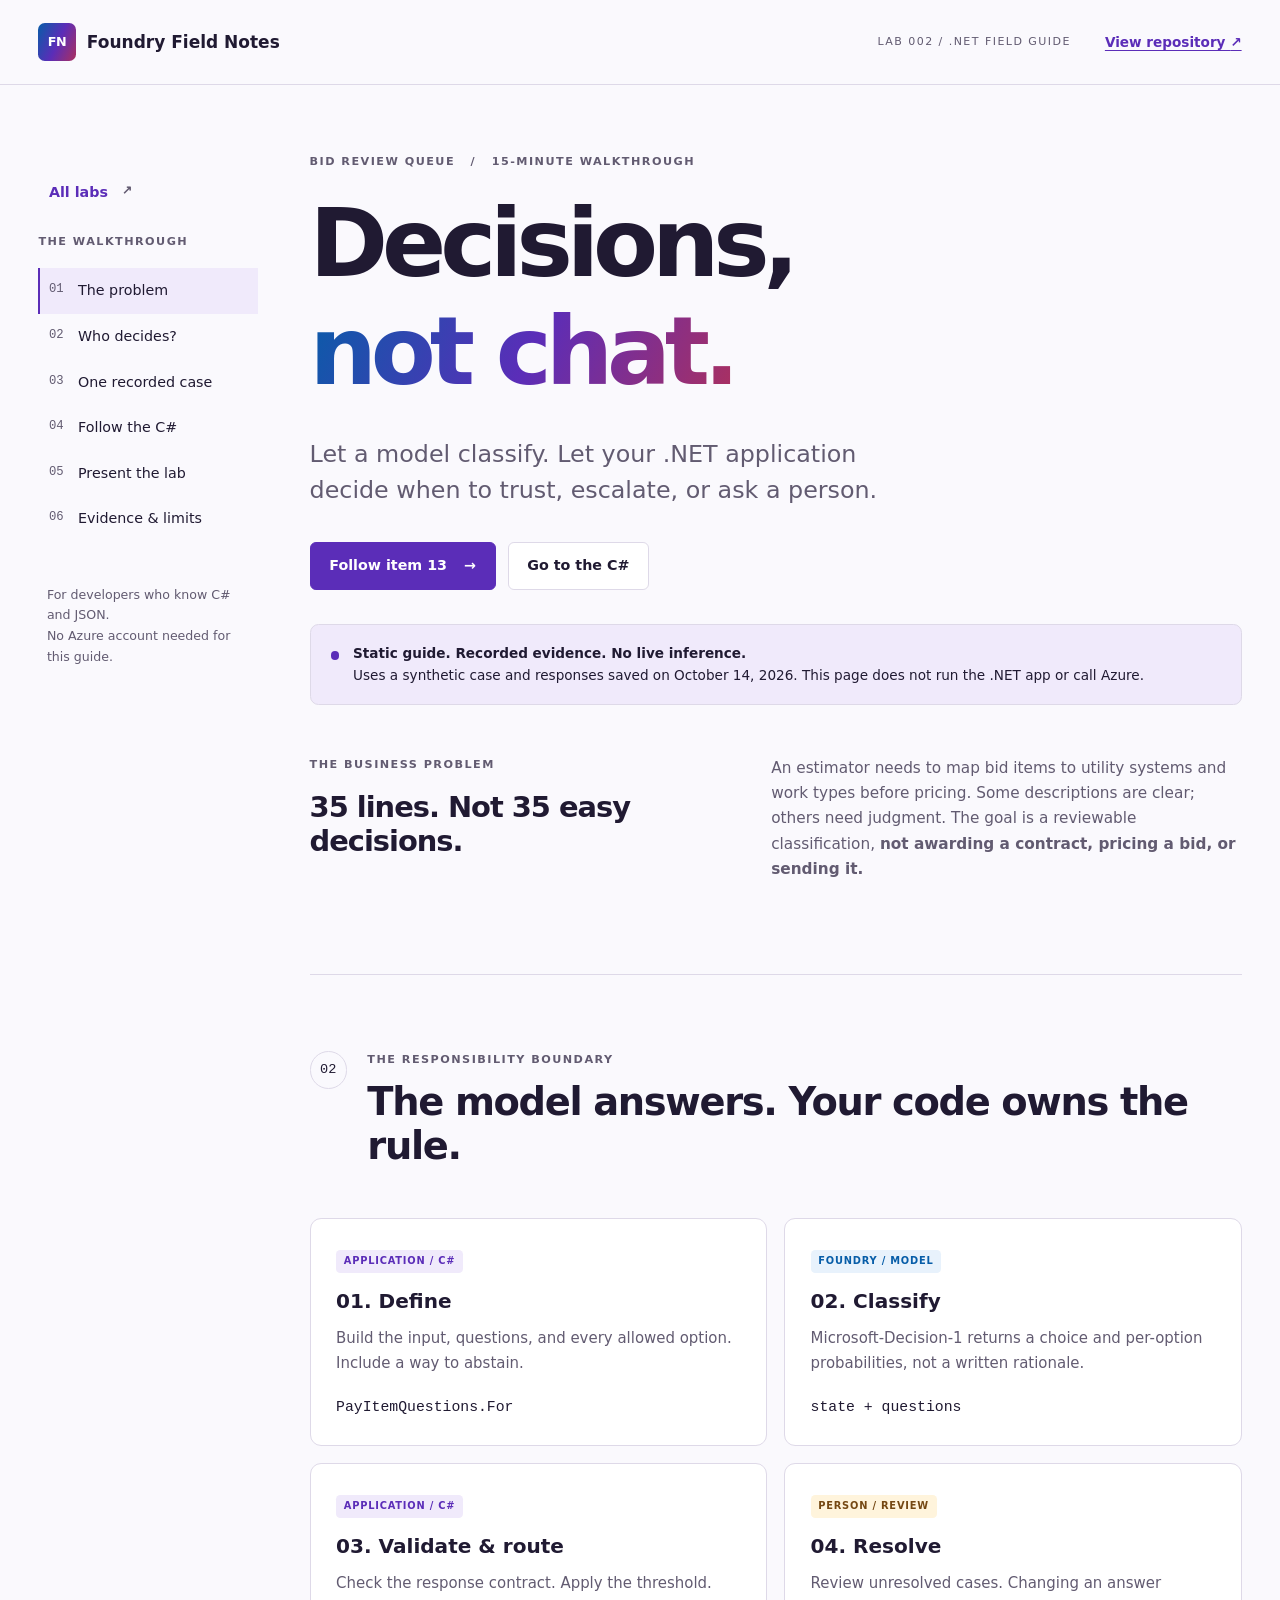
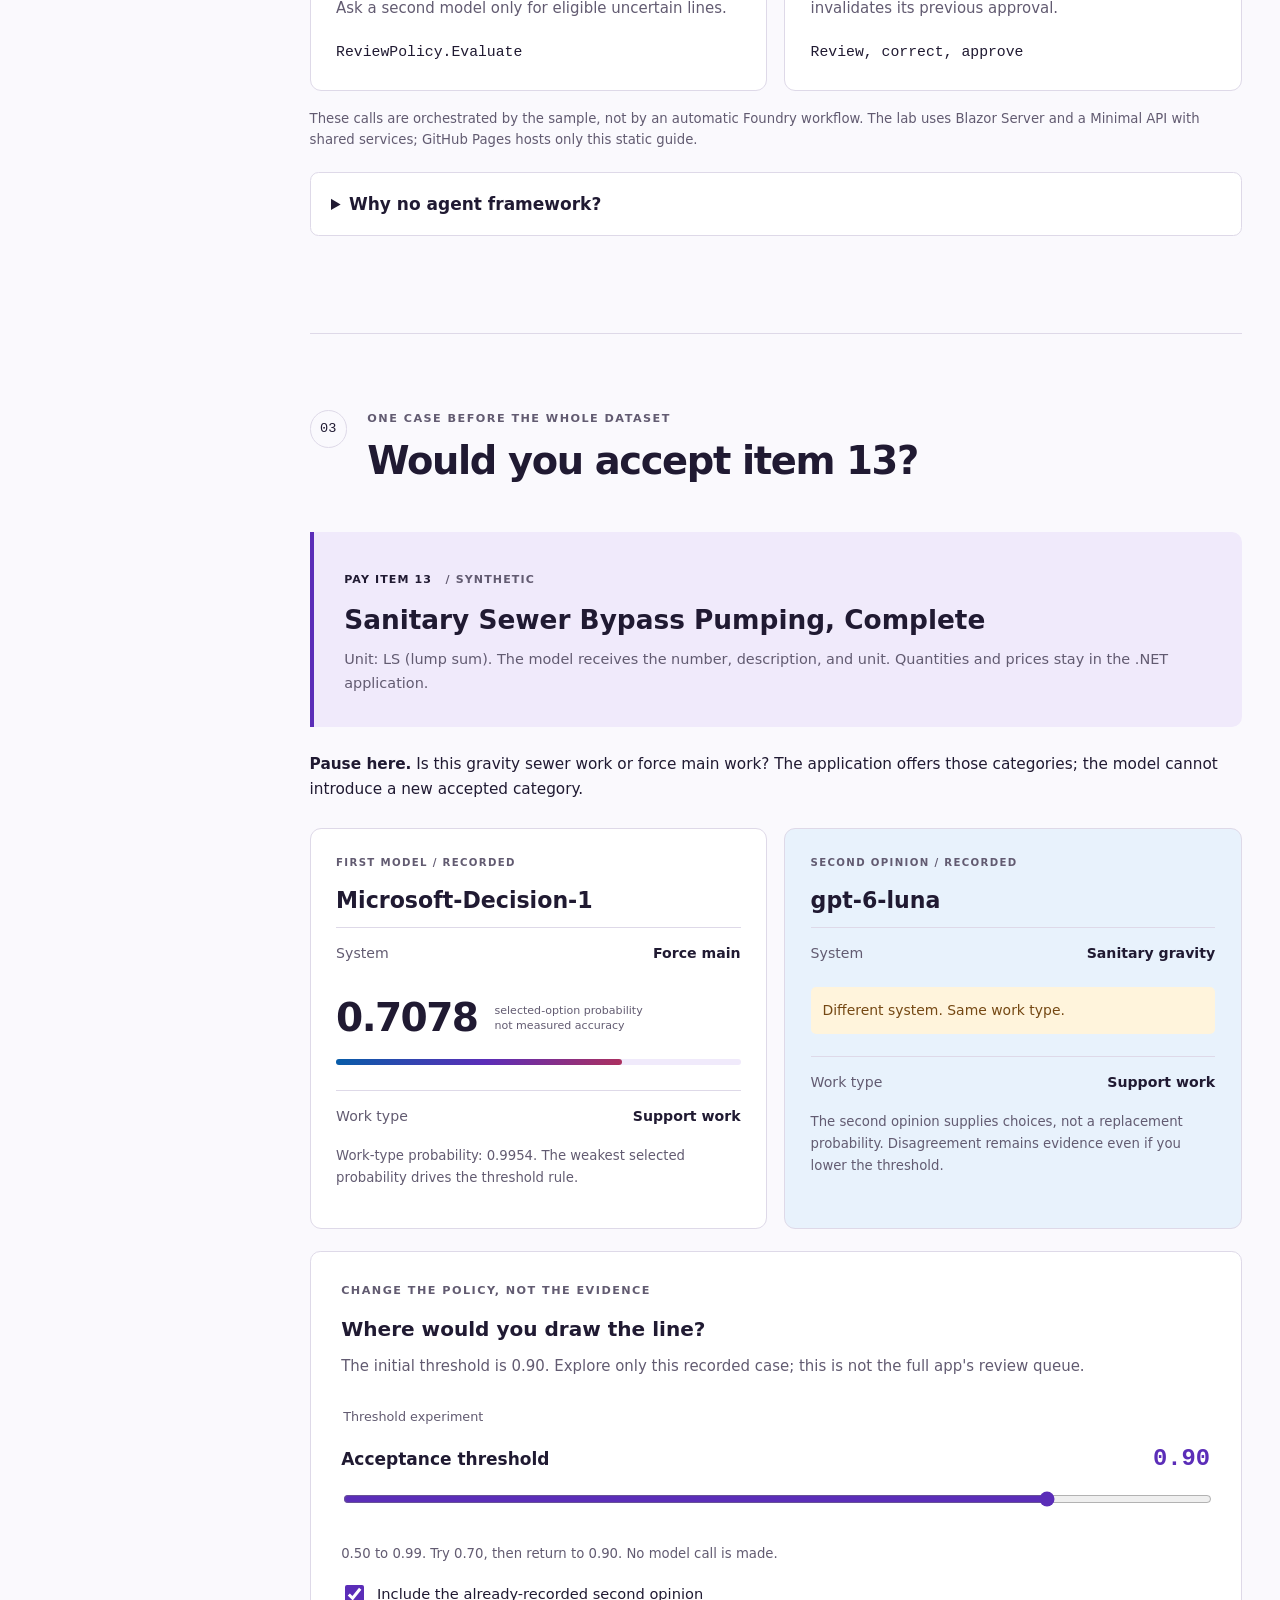
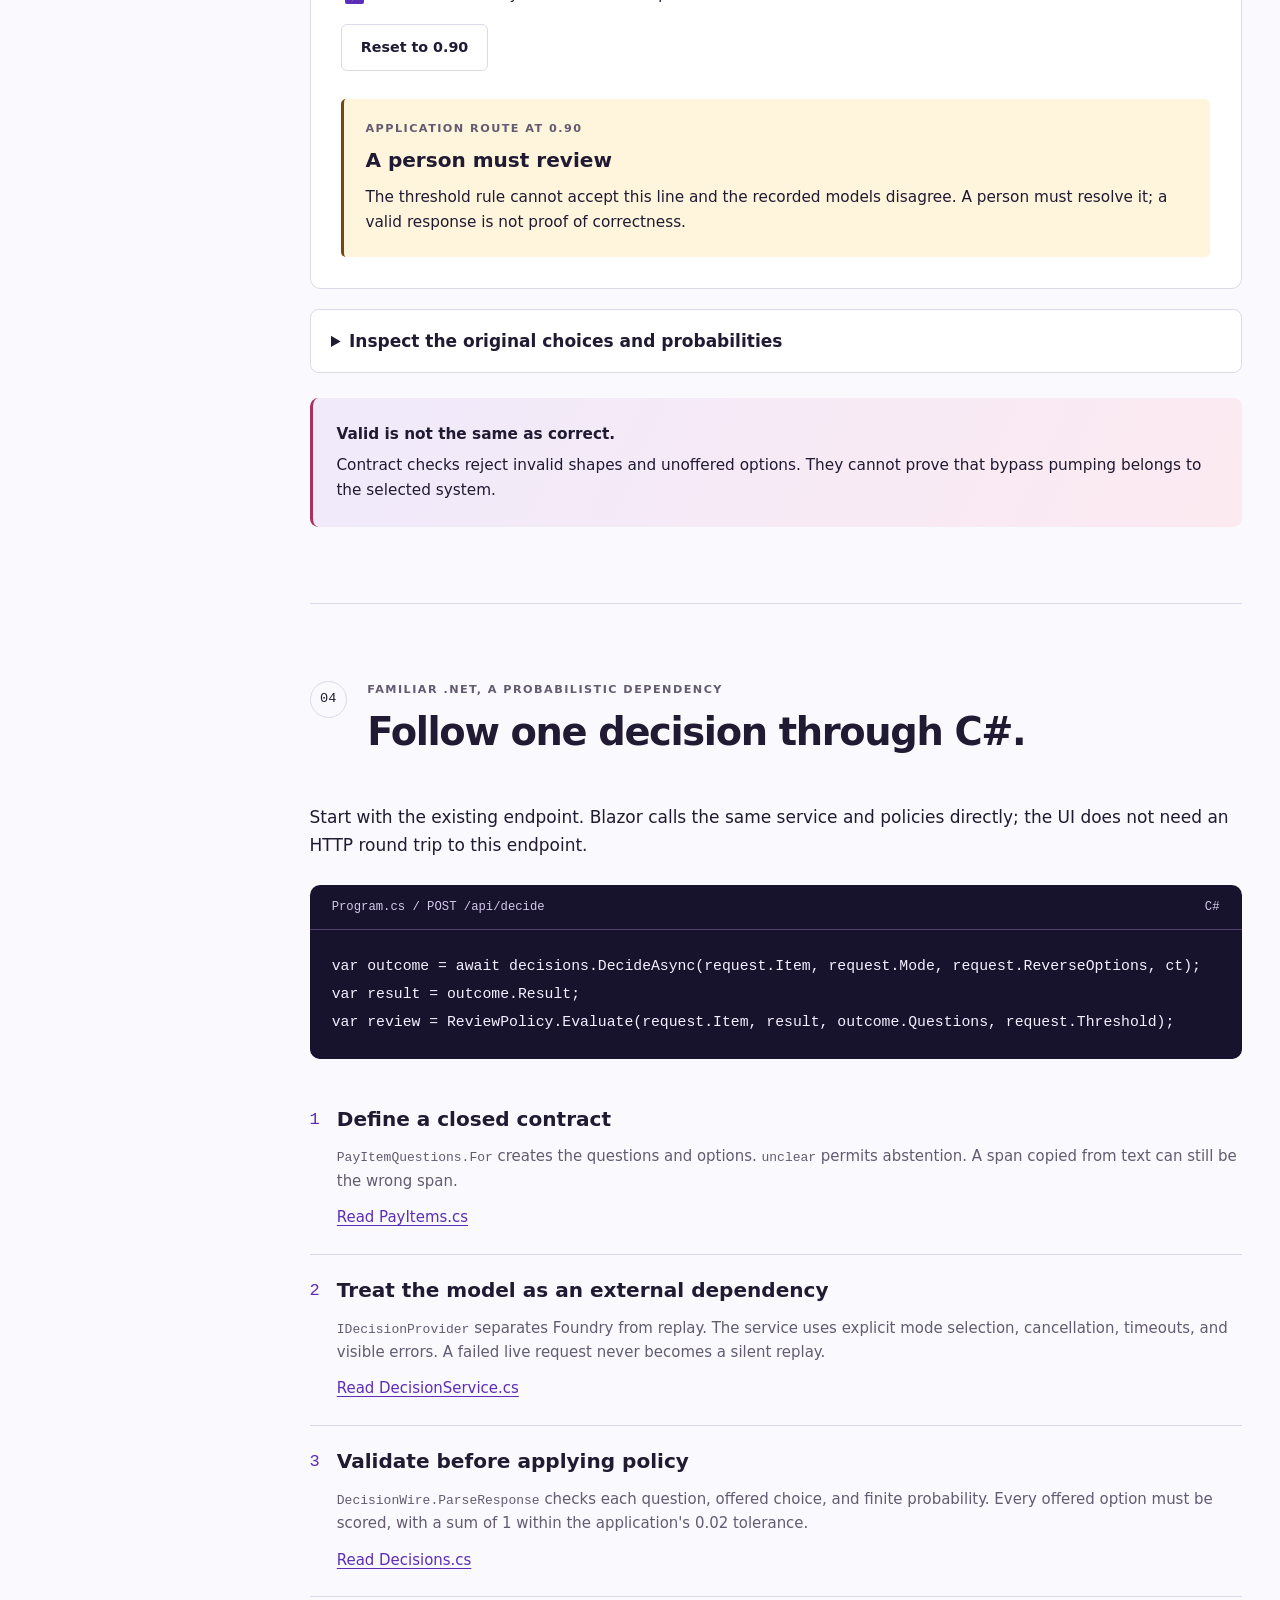
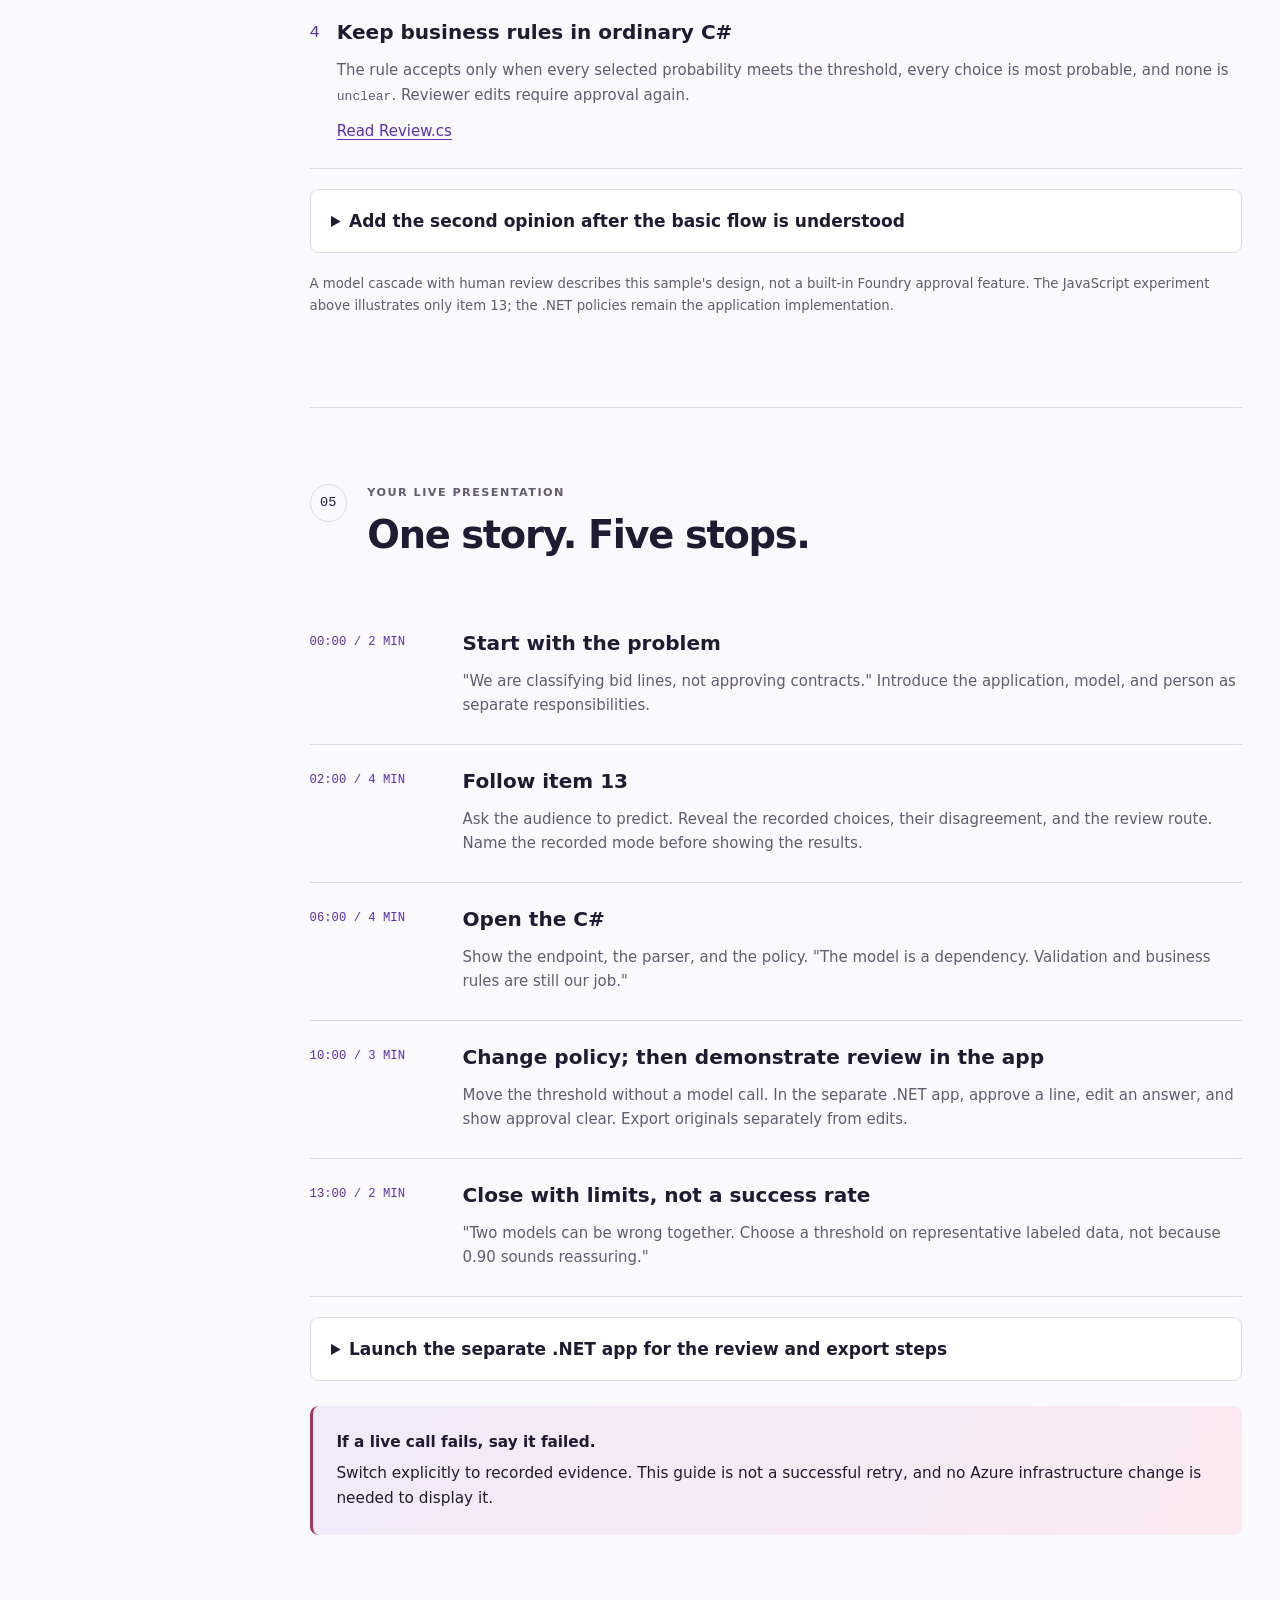
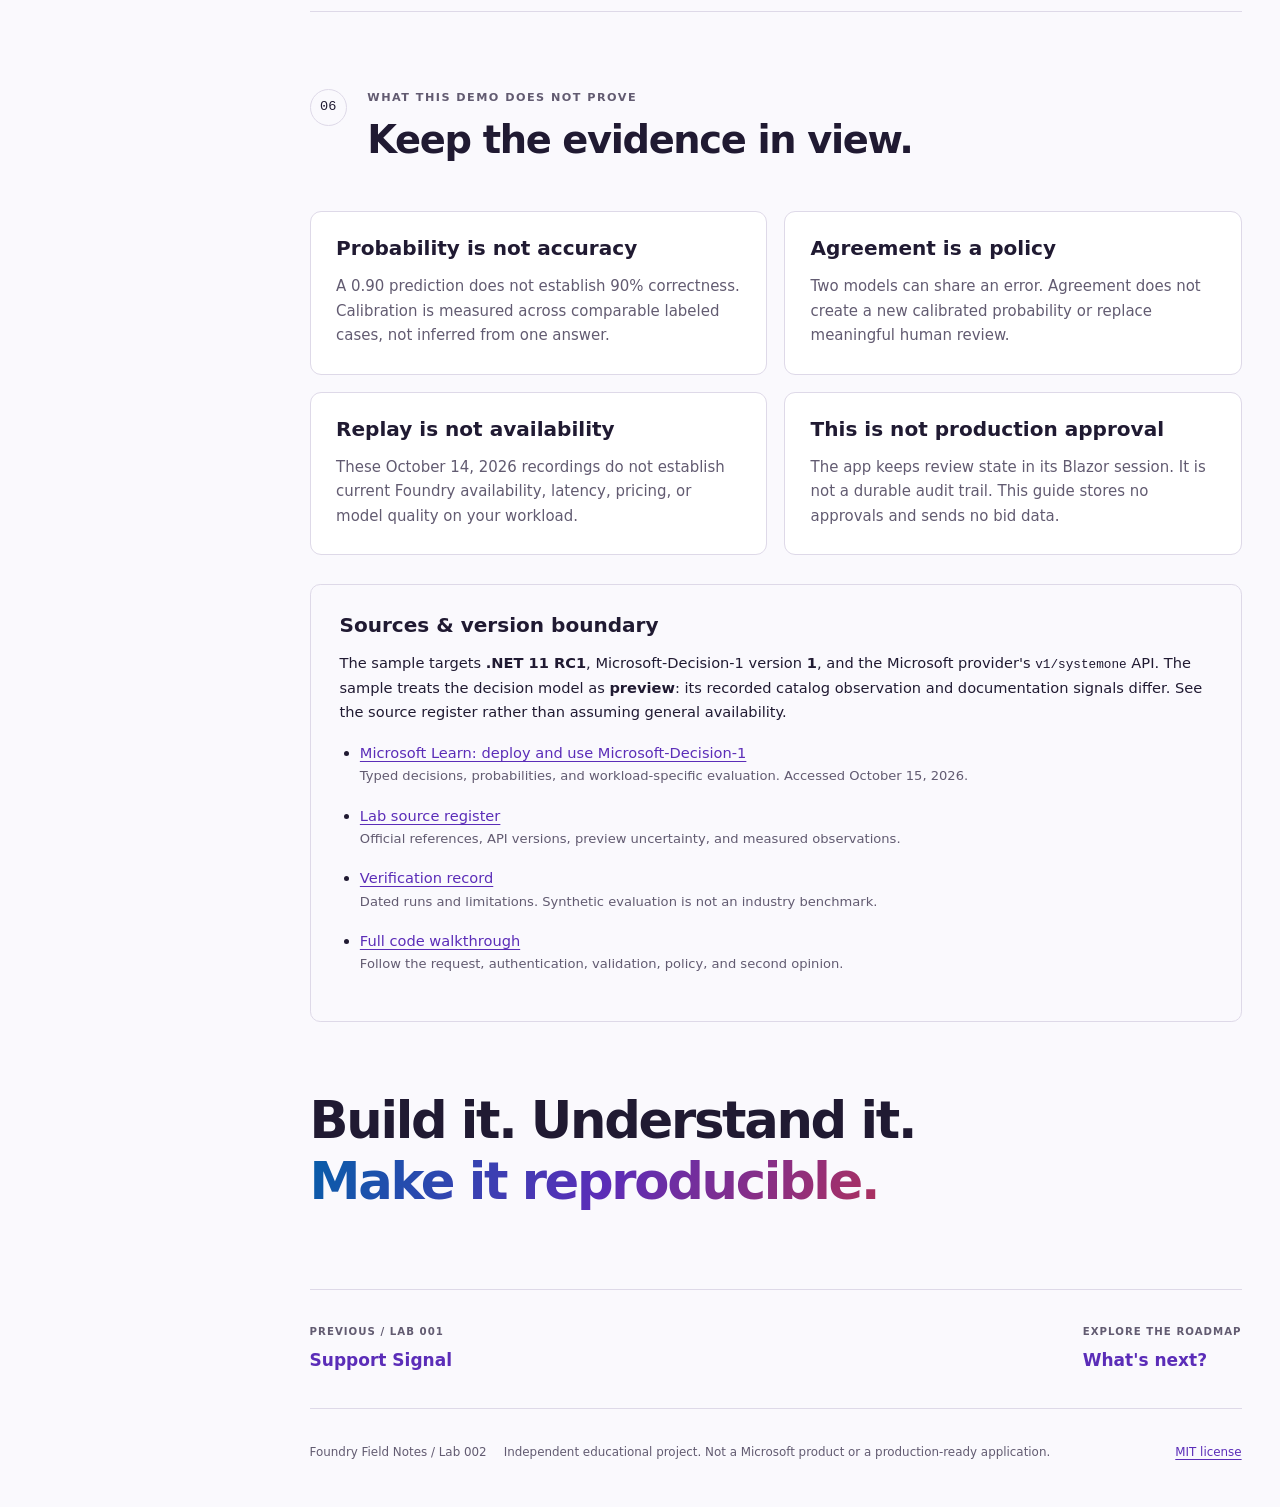
<file: docs/site/labs/002/index.html>
<!doctype html>
<html lang="en-US">
<head>
  <meta charset="utf-8">
  <meta name="viewport" content="width=device-width, initial-scale=1">
  <meta name="description" content="A visual .NET walkthrough of bounded AI decisions, application policy, and human review. Follow Lab 002 with recorded Foundry responses.">
  <meta http-equiv="Content-Security-Policy" content="default-src 'none'; script-src 'self'; style-src 'self'; img-src 'self'; connect-src 'none'; base-uri 'none'; form-action 'none'">
  <title>Decisions, not chat | Foundry Field Notes</title>
  <link rel="stylesheet" href="../../styles.css">
  <script src="../../navigation.js" defer></script>
  <script src="./case-data.js" defer></script>
  <script src="./guide.js" defer></script>
</head>
<body>
  <a class="skip-link" href="#main">Skip to content</a>
  <header class="site-header">
    <a class="brand" href="../../index.html"><span class="brand-mark" aria-hidden="true">FN</span>Foundry Field Notes</a>
    <span class="header-label">LAB 002 / .NET FIELD GUIDE</span>
    <a href="https://github.com/ppiova/foundry-field-notes-labs">View repository <span aria-hidden="true">&#8599;</span></a>
  </header>
  <div class="page-layout">
    <nav class="chapter-nav" aria-label="Guide chapters">
      <a class="catalog-link" href="../../index.html">All labs <span aria-hidden="true">&#8599;</span></a>
      <p class="eyebrow">THE WALKTHROUGH</p>
      <a href="#problem"><span>01</span> The problem</a>
      <a href="#boundary"><span>02</span> Who decides?</a>
      <a href="#case"><span>03</span> One recorded case</a>
      <a href="#code"><span>04</span> Follow the C#</a>
      <a href="#present"><span>05</span> Present the lab</a>
      <a href="#evidence"><span>06</span> Evidence &amp; limits</a>
      <p class="nav-note">For developers who know C# and JSON.<br>No Azure account needed for this guide.</p>
    </nav>
    <main id="main">
      <section class="hero" id="problem" aria-labelledby="hero-title">
        <p class="eyebrow">BID REVIEW QUEUE <span class="divider">/</span> 15-MINUTE WALKTHROUGH</p>
        <h1 id="hero-title">Decisions,<br><em>not chat.</em></h1>
        <p class="lead">Let a model classify. Let your .NET application decide when to trust, escalate, or ask a person.</p>
        <div class="hero-actions">
          <a class="button primary" href="#case">Follow item 13 <span aria-hidden="true">&#8594;</span></a>
          <a class="button secondary" href="#code">Go to the C#</a>
        </div>
        <div class="mode-banner"><span class="status-dot" aria-hidden="true"></span><div><strong>Static guide. Recorded evidence. No live inference.</strong><br>Uses a synthetic case and responses saved on October 14, 2026. This page does not run the .NET app or call Azure.</div></div>
        <div class="problem-grid">
          <div><p class="eyebrow">THE BUSINESS PROBLEM</p><h2>35 lines. Not 35 easy decisions.</h2></div>
          <p>An estimator needs to map bid items to utility systems and work types before pricing. Some descriptions are clear; others need judgment. The goal is a reviewable classification, <strong>not awarding a contract, pricing a bid, or sending it.</strong></p>
        </div>
      </section>

      <section id="boundary" aria-labelledby="boundary-title">
        <div class="section-heading"><span class="section-number">02</span><div><p class="eyebrow">THE RESPONSIBILITY BOUNDARY</p><h2 id="boundary-title">The model answers. Your code owns the rule.</h2></div></div>
        <div class="flow-grid">
          <article class="flow-card"><span class="owner app">APPLICATION / C#</span><h3>01. Define</h3><p>Build the input, questions, and every allowed option. Include a way to abstain.</p><code>PayItemQuestions.For</code></article>
          <article class="flow-card"><span class="owner model">FOUNDRY / MODEL</span><h3>02. Classify</h3><p>Microsoft-Decision-1 returns a choice and per-option probabilities, not a written rationale.</p><code>state + questions</code></article>
          <article class="flow-card"><span class="owner app">APPLICATION / C#</span><h3>03. Validate &amp; route</h3><p>Check the response contract. Apply the threshold. Ask a second model only for eligible uncertain lines.</p><code>ReviewPolicy.Evaluate</code></article>
          <article class="flow-card"><span class="owner person">PERSON / REVIEW</span><h3>04. Resolve</h3><p>Review unresolved cases. Changing an answer invalidates its previous approval.</p><code>Review, correct, approve</code></article>
        </div>
        <p class="caption">These calls are orchestrated by the sample, not by an automatic Foundry workflow. The lab uses Blazor Server and a Minimal API with shared services; GitHub Pages hosts only this static guide.</p>
        <details class="teaching-note"><summary>Why no agent framework?</summary><p>Each item needs bounded classification, with no autonomous tools, memory, or conversation. A model cascade with human review is enough. Interfaces separate live calls from replay; an agent framework would add orchestration this task does not need.</p></details>
      </section>

      <section id="case" aria-labelledby="case-title">
        <div class="section-heading"><span class="section-number">03</span><div><p class="eyebrow">ONE CASE BEFORE THE WHOLE DATASET</p><h2 id="case-title">Would you accept item 13?</h2></div></div>
        <div class="case-input"><span class="item-id">PAY ITEM 13 <span>/ SYNTHETIC</span></span><h3>Sanitary Sewer Bypass Pumping, Complete</h3><p>Unit: LS (lump sum). The model receives the number, description, and unit. Quantities and prices stay in the .NET application.</p></div>
        <p class="prediction"><strong>Pause here.</strong> Is this gravity sewer work or force main work? The application offers those categories; the model cannot introduce a new accepted category.</p>
        <div class="comparison-grid">
          <article class="recorded-card">
            <p class="eyebrow">FIRST MODEL / RECORDED</p>
            <h3>Microsoft-Decision-1</h3>
            <div class="answer-row"><span>System</span><strong>Force main</strong></div>
            <div class="probability"><strong>0.7078</strong><span>selected-option probability<br>not measured accuracy</span></div>
            <div class="probability-track" aria-hidden="true"><span></span></div>
            <div class="answer-row"><span>Work type</span><strong>Support work</strong></div>
            <p class="caption">Work-type probability: 0.9954. The weakest selected probability drives the threshold rule.</p>
          </article>
          <article class="recorded-card second">
            <p class="eyebrow">SECOND OPINION / RECORDED</p>
            <h3>gpt-6-luna</h3>
            <div class="answer-row"><span>System</span><strong>Sanitary gravity</strong></div>
            <p class="disagreement">Different system. Same work type.</p>
            <div class="answer-row"><span>Work type</span><strong>Support work</strong></div>
            <p class="caption">The second opinion supplies choices, not a replacement probability. Disagreement remains evidence even if you lower the threshold.</p>
          </article>
        </div>
        <div class="policy-lab">
          <div><p class="eyebrow">CHANGE THE POLICY, NOT THE EVIDENCE</p><h3>Where would you draw the line?</h3><p>The initial threshold is 0.90. Explore only this recorded case; this is not the full app's review queue.</p></div>
          <fieldset id="policy-controls" disabled>
            <legend>Threshold experiment</legend>
            <label class="slider-label" for="threshold">Acceptance threshold <output id="threshold-value" for="threshold">0.90</output></label>
            <input id="threshold" type="range" min="50" max="99" value="90" step="1" aria-describedby="threshold-help">
            <p id="threshold-help" class="caption">0.50 to 0.99. Try 0.70, then return to 0.90. No model call is made.</p>
            <label class="check-label"><input id="second-opinion" type="checkbox" checked> Include the already-recorded second opinion</label>
            <button class="button secondary" id="reset-policy" type="button">Reset to 0.90</button>
          </fieldset>
          <div class="route-result" id="route-result" role="status" aria-live="polite" aria-atomic="true">
            <span class="eyebrow">APPLICATION ROUTE AT 0.90</span>
            <h3 id="route-title">A person must review</h3>
            <p id="route-reason">The system probability is below 0.90 and the recorded models disagree. Neither a valid response nor a second opinion proves correctness.</p>
          </div>
          <p id="experiment-error" class="error" role="alert" hidden></p>
          <noscript><p class="error">JavaScript is off. The recorded result at 0.90 remains readable; the threshold experiment is unavailable.</p></noscript>
        </div>
        <details><summary>Inspect the original choices and probabilities</summary><p>A reduced view of the bundled recordings, not a new response. The separate service <code>confidence</code> field is not used by the threshold rule.</p><pre><code id="recorded-json">Enable JavaScript to inspect the recorded JSON, or open the recording in the repository below.</code></pre><a href="https://github.com/ppiova/foundry-field-notes-labs/blob/main/samples/02-bid-review-queue/src/BidReviewQueue/Data/recordings/demo-run.jsonl">Open the decision recording</a></details>
        <aside class="takeaway"><strong>Valid is not the same as correct.</strong> Contract checks reject invalid shapes and unoffered options. They cannot prove that bypass pumping belongs to the selected system.</aside>
      </section>

      <section id="code" aria-labelledby="code-title">
        <div class="section-heading"><span class="section-number">04</span><div><p class="eyebrow">FAMILIAR .NET, A PROBABILISTIC DEPENDENCY</p><h2 id="code-title">Follow one decision through C#.</h2></div></div>
        <p>Start with the existing endpoint. Blazor calls the same service and policies directly; the UI does not need an HTTP round trip to this endpoint.</p>
        <div class="code-window"><div class="code-heading"><span>Program.cs / POST /api/decide</span><span>C#</span></div><pre><code data-source="Program.cs">var outcome = await decisions.DecideAsync(request.Item, request.Mode, request.ReverseOptions, ct);
var result = outcome.Result;
var review = ReviewPolicy.Evaluate(request.Item, result, outcome.Questions, request.Threshold);</code></pre></div>
        <div class="code-stops">
          <article><span class="stop-number">1</span><div><h3>Define a closed contract</h3><p><code>PayItemQuestions.For</code> creates the questions and options. <code>unclear</code> permits abstention. A span copied from text can still be the wrong span.</p><a href="https://github.com/ppiova/foundry-field-notes-labs/blob/main/samples/02-bid-review-queue/src/BidReviewQueue/PayItems.cs">Read PayItems.cs</a></div></article>
          <article><span class="stop-number">2</span><div><h3>Treat the model as an external dependency</h3><p><code>IDecisionProvider</code> separates Foundry from replay. The service uses explicit mode selection, cancellation, timeouts, and visible errors. A failed live request never becomes a silent replay.</p><a href="https://github.com/ppiova/foundry-field-notes-labs/blob/main/samples/02-bid-review-queue/src/BidReviewQueue/DecisionService.cs">Read DecisionService.cs</a></div></article>
          <article><span class="stop-number">3</span><div><h3>Validate before applying policy</h3><p><code>DecisionWire.ParseResponse</code> checks each question, offered choice, and finite probability. Every offered option must be scored, with a sum of 1 within the application's 0.02 tolerance.</p><a href="https://github.com/ppiova/foundry-field-notes-labs/blob/main/samples/02-bid-review-queue/src/BidReviewQueue/Decisions.cs">Read Decisions.cs</a></div></article>
          <article><span class="stop-number">4</span><div><h3>Keep business rules in ordinary C#</h3><p>The rule accepts only when every selected probability meets the threshold, every choice is most probable, and none is <code>unclear</code>. Reviewer edits require approval again.</p><a href="https://github.com/ppiova/foundry-field-notes-labs/blob/main/samples/02-bid-review-queue/src/BidReviewQueue/Review.cs">Read Review.cs</a></div></article>
        </div>
        <details><summary>Add the second opinion after the basic flow is understood</summary><p>Only eligible lines below the threshold reach the second model. Abstentions and non-top choices go to a person instead. All choices must agree for acceptance by agreement; a failed second opinion leaves the line with a person.</p><div class="code-window"><div class="code-heading"><span>Program.cs / selective escalation</span><span>C#</span></div><pre><code data-source="Program.cs">if (request.SecondOpinion &amp;&amp; EscalationPolicy.Eligible(result, outcome.Questions, request.Threshold))
{
    try { opinion = await decisions.SecondOpinionAsync(request.Item, outcome.Questions, request.Mode, ct); }
    catch (DecisionFailure failure) { secondOpinionError = failure.Message; }
}</code></pre></div><a href="https://github.com/ppiova/foundry-field-notes-labs/blob/main/samples/02-bid-review-queue/src/BidReviewQueue/Escalation.cs">Read Escalation.cs</a></details>
        <p class="caption">A model cascade with human review describes this sample's design, not a built-in Foundry approval feature. The JavaScript experiment above illustrates only item 13; the .NET policies remain the application implementation.</p>
      </section>

      <section id="present" aria-labelledby="present-title">
        <div class="section-heading"><span class="section-number">05</span><div><p class="eyebrow">YOUR LIVE PRESENTATION</p><h2 id="present-title">One story. Five stops.</h2></div></div>
        <ol class="agenda">
          <li><span>00:00 / 2 MIN</span><div><h3>Start with the problem</h3><p>"We are classifying bid lines, not approving contracts." Introduce the application, model, and person as separate responsibilities.</p></div></li>
          <li><span>02:00 / 4 MIN</span><div><h3>Follow item 13</h3><p>Ask the audience to predict. Reveal the recorded choices, their disagreement, and the review route. Name the recorded mode before showing the results.</p></div></li>
          <li><span>06:00 / 4 MIN</span><div><h3>Open the C#</h3><p>Show the endpoint, the parser, and the policy. "The model is a dependency. Validation and business rules are still our job."</p></div></li>
          <li><span>10:00 / 3 MIN</span><div><h3>Change policy; then demonstrate review in the app</h3><p>Move the threshold without a model call. In the separate .NET app, approve a line, edit an answer, and show approval clear. Export originals separately from edits.</p></div></li>
          <li><span>13:00 / 2 MIN</span><div><h3>Close with limits, not a success rate</h3><p>"Two models can be wrong together. Choose a threshold on representative labeled data, not because 0.90 sounds reassuring."</p></div></li>
        </ol>
        <details><summary>Launch the separate .NET app for the review and export steps</summary><p>From a repository checkout in PowerShell 7, with the exact SDK from <code>global.json</code> installed:</p><pre><code>.\scripts\Test-Prerequisites.ps1
.\Start-Demo.ps1 -Lab 2 -Offline</code></pre><p>Open <code>http://localhost:5190</code>. At 0.90 with recorded second opinions enabled, the bundled demo expects <strong>35 decided: 24 by rule, 8 by agreement, 3 awaiting review.</strong> Confirm these during rehearsal; new live calls need not reproduce them.</p><p>Restore and compile before presenting. <code>-Offline</code> disables live configuration, not network access for package restore. Stop with Ctrl+C and remove exported synthetic JSON when no longer needed.</p><a href="https://github.com/ppiova/foundry-field-notes-labs/blob/main/samples/02-bid-review-queue/README.md">Prerequisites, live setup, costs, and cleanup</a></details>
        <aside class="takeaway"><strong>If a live call fails, say it failed.</strong> Switch explicitly to recorded evidence. This guide is not a successful retry, and no Azure infrastructure change is needed to display it.</aside>
      </section>

      <section id="evidence" aria-labelledby="evidence-title">
        <div class="section-heading"><span class="section-number">06</span><div><p class="eyebrow">WHAT THIS DEMO DOES NOT PROVE</p><h2 id="evidence-title">Keep the evidence in view.</h2></div></div>
        <div class="limits-grid">
          <article><h3>Probability is not accuracy</h3><p>A 0.90 prediction does not establish 90% correctness. Calibration is measured across comparable labeled cases, not inferred from one answer.</p></article>
          <article><h3>Agreement is a policy</h3><p>Two models can share an error. Agreement does not create a new calibrated probability or replace meaningful human review.</p></article>
          <article><h3>Replay is not availability</h3><p>These October 14, 2026 recordings do not establish current Foundry availability, latency, pricing, or model quality on your workload.</p></article>
          <article><h3>This is not production approval</h3><p>The app keeps review state in its Blazor session. It is not a durable audit trail. This guide stores no approvals and sends no bid data.</p></article>
        </div>
        <div class="source-panel">
          <h3>Sources &amp; version boundary</h3>
          <p>The sample targets <strong>.NET 11 RC1</strong>, Microsoft-Decision-1 version <strong>1</strong>, and the Microsoft provider's <code>v1/systemone</code> API. The sample treats the decision model as <strong>preview</strong>: its recorded catalog observation and documentation signals differ. See the source register rather than assuming general availability.</p>
          <ul>
            <li><a href="https://learn.microsoft.com/en-us/azure/foundry/foundry-models/how-to/use-foundry-models-microsoft-decision?wt.mc_id=AI-MVP-5004753">Microsoft Learn: deploy and use Microsoft-Decision-1</a><span>Typed decisions, probabilities, and workload-specific evaluation. Accessed October 15, 2026.</span></li>
            <li><a href="https://github.com/ppiova/foundry-field-notes-labs/blob/main/samples/02-bid-review-queue/docs/sources.md">Lab source register</a><span>Official references, API versions, preview uncertainty, and measured observations.</span></li>
            <li><a href="https://github.com/ppiova/foundry-field-notes-labs/blob/main/samples/02-bid-review-queue/docs/verification.md">Verification record</a><span>Dated runs and limitations. Synthetic evaluation is not an industry benchmark.</span></li>
            <li><a href="https://github.com/ppiova/foundry-field-notes-labs/blob/main/samples/02-bid-review-queue/docs/code-walkthrough.md">Full code walkthrough</a><span>Follow the request, authentication, validation, policy, and second opinion.</span></li>
          </ul>
        </div>
        <p class="closing">Build it. Understand it.<br><em>Make it reproducible.</em></p>
      </section>
      <nav class="lab-pagination" aria-label="Other labs"><a href="../001/index.html"><span>PREVIOUS / LAB 001</span>Support Signal</a><a href="../../index.html#next"><span>EXPLORE THE ROADMAP</span>What's next?</a></nav>
      <footer><span>Foundry Field Notes / Lab 002</span><p>Independent educational project. Not a Microsoft product or a production-ready application.</p><a href="https://github.com/ppiova/foundry-field-notes-labs/blob/main/LICENSE">MIT license</a></footer>
    </main>
  </div>
</body>
</html>
</file>
<file: docs/site/styles.css>
:root {
  color-scheme: light;
  --paper: #faf9fd;
  --surface: #ffffff;
  --ink: #201a32;
  --muted: #625b71;
  --line: #ded9e8;
  --strong-line: #9588ae;
  --accent: #5b2db8;
  --accent-strong: #44208e;
  --soft-accent: #f0eafb;
  --blue: #075da8;
  --soft-blue: #e8f2fc;
  --coral: #ac305e;
  --soft-coral: #fceaf0;
  --success: #196b45;
  --soft-success: #e9f5ee;
  --danger: #8c2420;
  --soft-danger: #fff0ed;
  --amber: #754813;
  --soft-amber: #fff4dc;
  --code-background: #18132d;
  --code-ink: #f4efff;
  --code-muted: #d3c8e9;
  --code-line: #51416c;
  --brand-gradient: linear-gradient(115deg, var(--blue), var(--accent) 52%, var(--coral));
  font-family: "Segoe UI", system-ui, sans-serif;
  font-size: 17px;
  line-height: 1.65;
}
* { box-sizing: border-box; }
html { scroll-behavior: smooth; scroll-padding-top: 6rem; }
body { margin: 0; background: var(--paper); color: var(--ink); }
a { color: var(--accent); text-underline-offset: .22em; }
a:hover { text-decoration-thickness: 2px; }
button, input { font: inherit; }
button, a, summary, input { -webkit-tap-highlight-color: transparent; }
:focus-visible { outline: 3px solid var(--blue); outline-offset: 5px; }
[hidden] { display: none !important; }
h1, h2, h3, p { margin-top: 0; }
h1, h2, h3 { line-height: 1.15; }
h1 { font-size: clamp(3.5rem, 7.4vw, 6.7rem); letter-spacing: -.065em; margin-bottom: 1.8rem; }
h2 { font-size: clamp(1.8rem, 3vw, 2.6rem); letter-spacing: -.035em; margin-bottom: 1.2rem; }
h3 { font-size: 1.18rem; margin-bottom: .8rem; }
em { color: var(--accent); font-style: normal; }
@supports (background-clip: text) {
  h1 em, .closing em { background: var(--brand-gradient); background-clip: text; -webkit-text-fill-color: transparent; }
}
code { font-family: Consolas, "Cascadia Code", monospace; font-size: .87em; overflow-wrap: anywhere; }
pre { overflow-x: auto; padding: 1.3rem; margin: 0; background: var(--code-background); color: var(--code-ink); border-radius: .6rem; line-height: 1.65; text-align: left; }
pre code { overflow-wrap: normal; }
.skip-link { position: absolute; left: 1rem; top: -10rem; background: white; padding: .7rem; z-index: 5; }
.skip-link:focus { top: .5rem; }
.site-header { position: sticky; top: 0; z-index: 3; display: flex; align-items: center; gap: 2rem; min-height: 5rem; padding: .8rem 3vw; background: var(--paper); border-bottom: 1px solid var(--line); }
.site-header a { font-size: .8rem; font-weight: 600; }
.site-header .brand { display: flex; align-items: center; gap: .65rem; color: var(--ink); font-size: 1rem; text-decoration: none; }
.brand-mark { display: grid; place-items: center; width: 2.2rem; height: 2.2rem; border-radius: .4rem; background: var(--brand-gradient); color: white; font-size: .75rem; letter-spacing: -.03em; }
.header-label { margin-left: auto; font-size: .65rem; letter-spacing: .13em; color: var(--muted); }
.page-layout { display: grid; grid-template-columns: 220px minmax(0, 1100px); gap: 4vw; max-width: 1500px; margin: auto; padding: 0 3vw; }
.chapter-nav { align-self: start; position: sticky; top: 7rem; padding-top: 3rem; }
.eyebrow { font-size: .66rem; font-weight: 700; letter-spacing: .13em; color: var(--muted); margin-bottom: 1rem; }
.chapter-nav a { display: flex; gap: .85rem; padding: .65rem .5rem; color: var(--ink); text-decoration: none; font-size: .84rem; border-left: 2px solid transparent; }
.chapter-nav a:hover, .chapter-nav a[aria-current="location"] { border-color: var(--accent); background: var(--soft-accent); }
.chapter-nav a span { color: var(--muted); font-family: Consolas, monospace; font-size: .72rem; }
.nav-note { font-size: .74rem; color: var(--muted); margin: 2.5rem .5rem 0; }
main { min-width: 0; }
section { padding: 4.5rem 0; border-bottom: 1px solid var(--line); }
.hero { padding-top: 4rem; }
.divider { padding: 0 .6rem; }
.lead { font-size: clamp(1.15rem, 2vw, 1.4rem); max-width: 37rem; color: var(--muted); line-height: 1.5; }
.hero-actions { display: flex; gap: .7rem; flex-wrap: wrap; margin: 2rem 0; }
.button { display: inline-flex; justify-content: center; align-items: center; gap: 1rem; border: 1px solid var(--line); border-radius: .35rem; padding: .65rem 1.1rem; font-size: .84rem; font-weight: 600; text-decoration: none; cursor: pointer; }
.primary { background: var(--accent); color: white; border-color: var(--accent); }
.primary:hover { background: var(--accent-strong); border-color: var(--accent-strong); }
.secondary { background: var(--surface); color: var(--ink); }
.button:hover { box-shadow: 0 2px 0 var(--ink); }
.mode-banner { display: flex; gap: .8rem; background: var(--soft-accent); padding: 1rem 1.2rem; border: 1px solid var(--line); border-radius: .5rem; font-size: .8rem; }
.status-dot { flex: 0 0 .5rem; height: .5rem; border-radius: 50%; background: var(--accent); margin-top: .55rem; }
.problem-grid { display: grid; grid-template-columns: 1fr 1.1fr; gap: 2rem; padding-top: 3rem; }
.problem-grid h2 { font-size: 1.7rem; }
.problem-grid > p { color: var(--muted); font-size: .9rem; }
.section-heading { display: flex; align-items: flex-start; gap: 1.2rem; margin-bottom: 1.7rem; }
.section-heading .eyebrow { margin-bottom: .6rem; }
.section-number { display: grid; place-items: center; flex: 0 0 2.2rem; height: 2.2rem; border: 1px solid var(--line); border-radius: 50%; font-family: Consolas, monospace; font-size: .8rem; }
.flow-grid { display: grid; grid-template-columns: 1fr 1fr; gap: 1rem; }
.flow-card, .recorded-card, .limits-grid article { background: var(--surface); border: 1px solid var(--line); border-radius: .65rem; padding: 1.5rem; }
.flow-card p, .limits-grid p { font-size: .88rem; color: var(--muted); }
.owner { display: inline-block; font-size: .58rem; font-weight: 700; letter-spacing: .08em; border-radius: .25rem; padding: .2rem .45rem; margin-bottom: 1rem; }
.app { background: var(--soft-accent); color: var(--accent); }
.model { background: var(--soft-blue); color: var(--blue); }
.person { background: var(--soft-amber); color: var(--amber); }
.caption { color: var(--muted); font-size: .78rem; margin-top: 1rem; }
details { border: 1px solid var(--line); border-radius: .5rem; background: var(--surface); margin: 1.2rem 0; padding: 1rem 1.2rem; }
summary { font-weight: 600; cursor: pointer; }
details[open] summary { margin-bottom: 1rem; }
details p { font-size: .88rem; }
details pre { margin-bottom: 1rem; }
.case-input { padding: 1.8rem; border-left: 4px solid var(--accent); background: var(--soft-accent); border-radius: 0 .6rem .6rem 0; }
.item-id { font-size: .65rem; font-weight: 700; letter-spacing: .1em; }
.item-id span { color: var(--muted); margin-left: .5rem; }
.case-input h3 { font-size: 1.55rem; margin: .8rem 0; }
.case-input p { margin: 0; color: var(--muted); font-size: .85rem; }
.prediction { margin: 1.5rem 0; font-size: .9rem; }
.comparison-grid { display: grid; grid-template-columns: 1fr 1fr; gap: 1rem; }
.recorded-card .eyebrow { font-size: .6rem; }
.recorded-card h3 { font-size: 1.3rem; }
.second { background: var(--soft-blue); }
.answer-row { display: flex; justify-content: space-between; gap: 1rem; border-top: 1px solid var(--line); padding-top: .8rem; font-size: .83rem; }
.answer-row > span { color: var(--muted); }
.probability { display: flex; align-items: center; gap: 1rem; margin: 1.2rem 0 .5rem; }
.probability > strong { font-size: 2.3rem; letter-spacing: -.04em; }
.probability > span { font-size: .65rem; color: var(--muted); line-height: 1.4; }
.probability-track { height: .35rem; background: var(--soft-accent); border-radius: .2rem; margin-bottom: 1.5rem; }
.probability-track > span { display: block; width: 70.78%; height: 100%; background: var(--brand-gradient); border-radius: inherit; }
.disagreement { padding: .7rem; background: var(--soft-amber); color: var(--amber); font-size: .82rem; border-radius: .3rem; margin: 1.3rem 0; }
.policy-lab { padding: 1.8rem; border: 1px solid var(--line); border-radius: .6rem; margin-top: 1.3rem; background: var(--surface); }
.policy-lab > div:first-child p:last-child { font-size: .88rem; color: var(--muted); }
fieldset { border: 0; padding: 0; margin: 1.6rem 0; min-width: 0; }
legend { font-size: .75rem; color: var(--muted); margin-bottom: .7rem; }
.slider-label { display: flex; justify-content: space-between; align-items: center; font-weight: 600; }
output { font-family: Consolas, monospace; font-size: 1.4rem; color: var(--accent); }
input[type="range"] { width: 100%; accent-color: var(--accent); min-height: 2.2rem; cursor: pointer; }
.check-label { display: flex; align-items: flex-start; gap: .6rem; font-size: .86rem; margin: 1rem 0; }
input[type="checkbox"] { width: 1.1rem; height: 1.1rem; margin-top: .2rem; accent-color: var(--accent); flex-shrink: 0; }
.route-result { padding: 1.25rem; background: var(--soft-amber); border-left: 3px solid var(--amber); border-radius: .3rem; }
.route-result[data-route="rule"] { background: var(--soft-success); border-color: var(--success); }
.route-result p { font-size: .9rem; margin: 0; }
.route-result .eyebrow { margin-bottom: .6rem; display: block; }
.error { color: var(--danger); background: var(--soft-danger); border: 1px solid var(--danger); padding: .8rem; }
.takeaway { padding: 1.4rem; border-radius: .5rem; background: linear-gradient(115deg, var(--soft-accent), var(--soft-coral)); border-left: 3px solid var(--coral); margin-top: 1.5rem; font-size: .9rem; }
.takeaway strong { display: block; margin-bottom: .3rem; }
.code-window { background: var(--code-background); border-radius: .6rem; margin: 1.5rem 0; overflow: hidden; min-width: 0; }
.code-heading { display: flex; justify-content: space-between; gap: 1rem; font: .72rem Consolas, monospace; padding: .9rem 1.3rem; color: var(--code-muted); border-bottom: 1px solid var(--code-line); }
.code-stops article { display: flex; gap: 1rem; padding: 1.4rem 0; border-bottom: 1px solid var(--line); }
.stop-number { font: 1rem Consolas, monospace; color: var(--accent); padding-top: .1rem; }
.code-stops p, .code-stops a { font-size: .88rem; }
.code-stops p { color: var(--muted); margin-bottom: .5rem; }
.agenda { list-style: none; padding: 0; margin: 0; }
.agenda li { display: grid; grid-template-columns: 8rem minmax(0, 1fr); gap: 1rem; padding: 1.5rem 0; border-bottom: 1px solid var(--line); }
.agenda li > span { font: .72rem Consolas, monospace; color: var(--accent); padding-top: .2rem; }
.agenda p { color: var(--muted); font-size: .88rem; margin-bottom: 0; }
.limits-grid { display: grid; grid-template-columns: 1fr 1fr; gap: 1rem; }
.limits-grid p { margin-bottom: 0; }
.source-panel { padding: 1.7rem; border: 1px solid var(--line); border-radius: .6rem; margin-top: 1.7rem; font-size: .86rem; }
.source-panel ul { padding-left: 1.2rem; }
.source-panel li { margin: 1rem 0; }
.source-panel li span { display: block; color: var(--muted); font-size: .77rem; }
.closing { font-size: clamp(2rem, 4vw, 3.5rem); font-weight: 650; letter-spacing: -.045em; line-height: 1.2; padding-top: 4rem; margin-bottom: 0; }
footer { display: flex; flex-wrap: wrap; gap: 1rem; align-items: baseline; padding: 2rem 0; font-size: .7rem; color: var(--muted); }
footer p { flex: 1 1 16rem; }
.chapter-nav .catalog-link { margin-bottom: 1rem; color: var(--accent); font-weight: 700; }
.catalog-grid { display: grid; grid-template-columns: 1fr 1fr; gap: 1.4rem; }
.lab-card { display: flex; flex-direction: column; min-width: 0; padding: 1.8rem; border: 1px solid var(--line); border-radius: .7rem; background: var(--surface); }
.lab-card .lab-number { font: 3rem Consolas, monospace; letter-spacing: -.08em; color: var(--accent); }
.card-top { display: flex; align-items: center; justify-content: space-between; gap: 1rem; margin-bottom: 1.5rem; }
.availability { display: inline-block; font-size: .65rem; font-weight: 700; letter-spacing: .07em; border: 1px solid var(--line); border-radius: 2rem; padding: .25rem .65rem; color: var(--accent); background: var(--soft-accent); }
.lab-card h3 { font-size: 1.6rem; }
.lab-card p { color: var(--muted); font-size: .9rem; }
.lab-card ul { padding-left: 1.1rem; font-size: .86rem; margin-bottom: 1.7rem; }
.lab-card .button { margin-top: auto; align-self: flex-start; }
.mode-label { padding: .7rem .85rem; border-left: 3px solid var(--accent); background: var(--soft-accent); font-size: .79rem; margin-bottom: 1.5rem; }
.mode-label strong { display: block; }
.catalog-intro { max-width: 40rem; color: var(--muted); }
.roadmap-grid { display: grid; grid-template-columns: 1fr 1fr; gap: 1rem; }
.roadmap-card { padding: 1.4rem; border: 1px dashed var(--strong-line); border-radius: .6rem; }
.roadmap-card .eyebrow { margin-bottom: .6rem; color: var(--amber); }
.roadmap-card p { font-size: .85rem; color: var(--muted); margin-bottom: 0; }
.roadmap-card h3 { font-size: 1.15rem; }
.lab-pagination { display: flex; justify-content: space-between; flex-wrap: wrap; gap: 1rem; padding: 2rem 0; border-bottom: 1px solid var(--line); }
.lab-pagination a { font-size: 1rem; font-weight: 600; text-decoration: none; }
.lab-pagination span { display: block; font-size: .6rem; letter-spacing: .1em; font-weight: 600; color: var(--muted); margin-bottom: .3rem; }
blockquote { margin: 1.2rem 0; padding: 1rem 1.2rem; border-left: 3px solid var(--accent); background: var(--soft-accent); font-size: 1rem; }
.evidence-input { width: 100%; min-height: 6rem; margin: .6rem 0; resize: vertical; border: 1px solid var(--strong-line); border-radius: .35rem; padding: .8rem; font: inherit; font-size: .9rem; color: var(--ink); background: var(--paper); }
.example-buttons { display: flex; flex-wrap: wrap; gap: .7rem; margin: .5rem 0 1.5rem; }
.route-result[data-result="found"] { background: var(--soft-success); border-color: var(--success); }
.route-result[data-result="rejected"] { background: var(--soft-danger); border-color: var(--danger); }
@media (min-width: 1350px) {
  .flow-grid { grid-template-columns: repeat(4, 1fr); }
  .flow-card { padding: 1rem; }
}
@media (max-width: 1050px) {
  .page-layout { grid-template-columns: minmax(0, 1fr); padding: 0 6vw; }
  .chapter-nav { position: static; display: flex; flex-wrap: wrap; gap: .2rem .5rem; padding-top: 1.2rem; }
  .chapter-nav .eyebrow, .nav-note { display: none; }
  .chapter-nav .catalog-link { margin-bottom: 0; }
  .chapter-nav a { font-size: .72rem; }
  .hero { padding-top: 3rem; }
}
@media (max-width: 600px) {
  :root { font-size: 16px; }
  .site-header { min-height: 4.5rem; padding: .6rem 5vw; gap: 1rem; justify-content: space-between; }
  .site-header .brand { font-size: .82rem; }
  .site-header > a:last-child { font-size: .7rem; }
  .header-label { display: none; }
  .page-layout { padding: 0 5vw; }
  section { padding: 3rem 0; }
  .problem-grid, .flow-grid, .comparison-grid, .limits-grid, .catalog-grid, .roadmap-grid { grid-template-columns: minmax(0, 1fr); }
  .problem-grid { gap: .5rem; }
  .section-heading { gap: .7rem; }
  .section-number { flex-basis: 1.8rem; height: 1.8rem; }
  .case-input, .policy-lab, .source-panel { padding: 1.2rem; }
  .agenda li { grid-template-columns: minmax(0, 1fr); gap: .5rem; }
  .answer-row { flex-wrap: wrap; }
}
@media (prefers-reduced-motion: reduce) { html { scroll-behavior: auto; } }
@media (forced-colors: active) {
  h1 em, .closing em { background: none; color: CanvasText; -webkit-text-fill-color: CanvasText; }
  .brand-mark, .primary { background: ButtonFace; color: ButtonText; border: 1px solid ButtonText; }
}
@media print {
  h1 em, .closing em { background: none; color: var(--ink); -webkit-text-fill-color: currentColor; }
  .site-header { position: static; }
  .chapter-nav, .hero-actions, fieldset, .skip-link { display: none; }
  .page-layout { display: block; padding: 0; }
  section { padding: 1.5rem 0; }
  h1 { font-size: 3rem; }
  h2 { font-size: 1.7rem; }
  pre { white-space: pre-wrap; overflow-wrap: anywhere; background: white; color: black; border: 1px solid #777; }
  .flow-card, .recorded-card, .agenda li { break-inside: avoid; }
}
</file>
